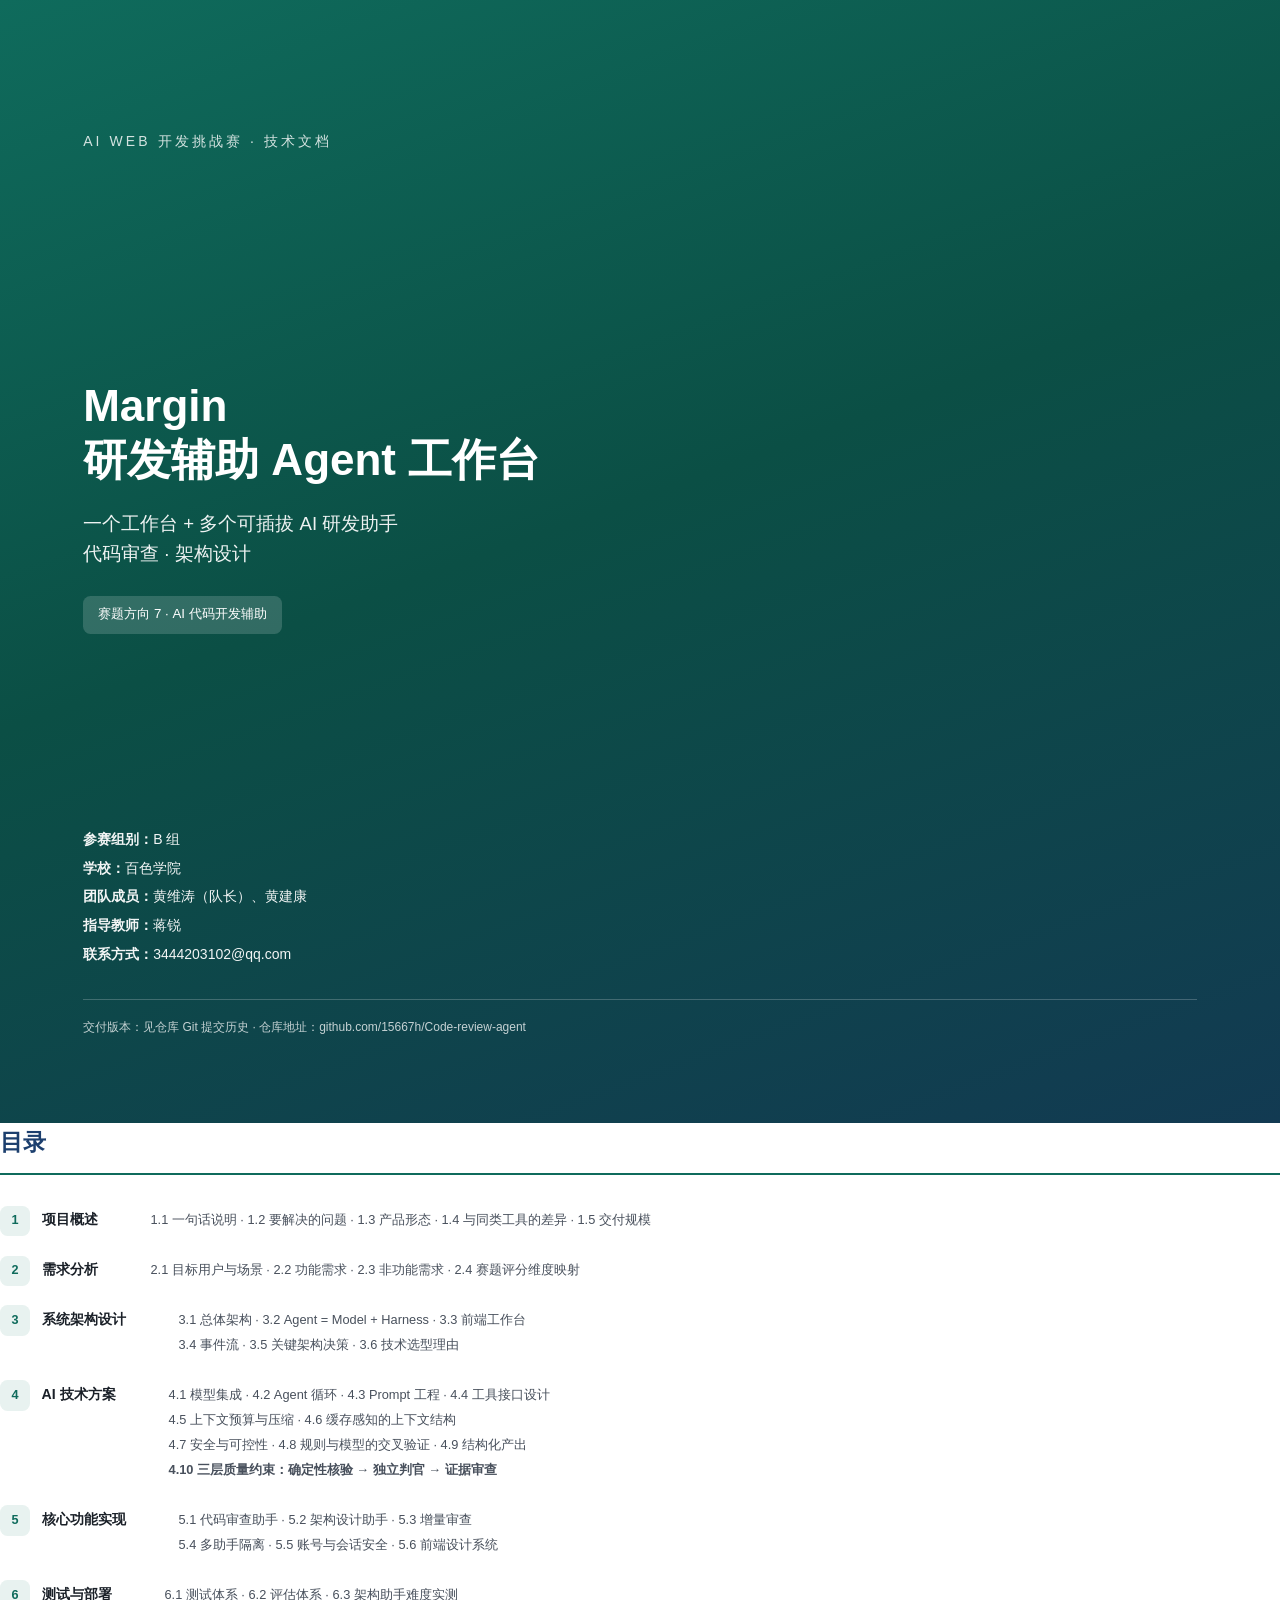
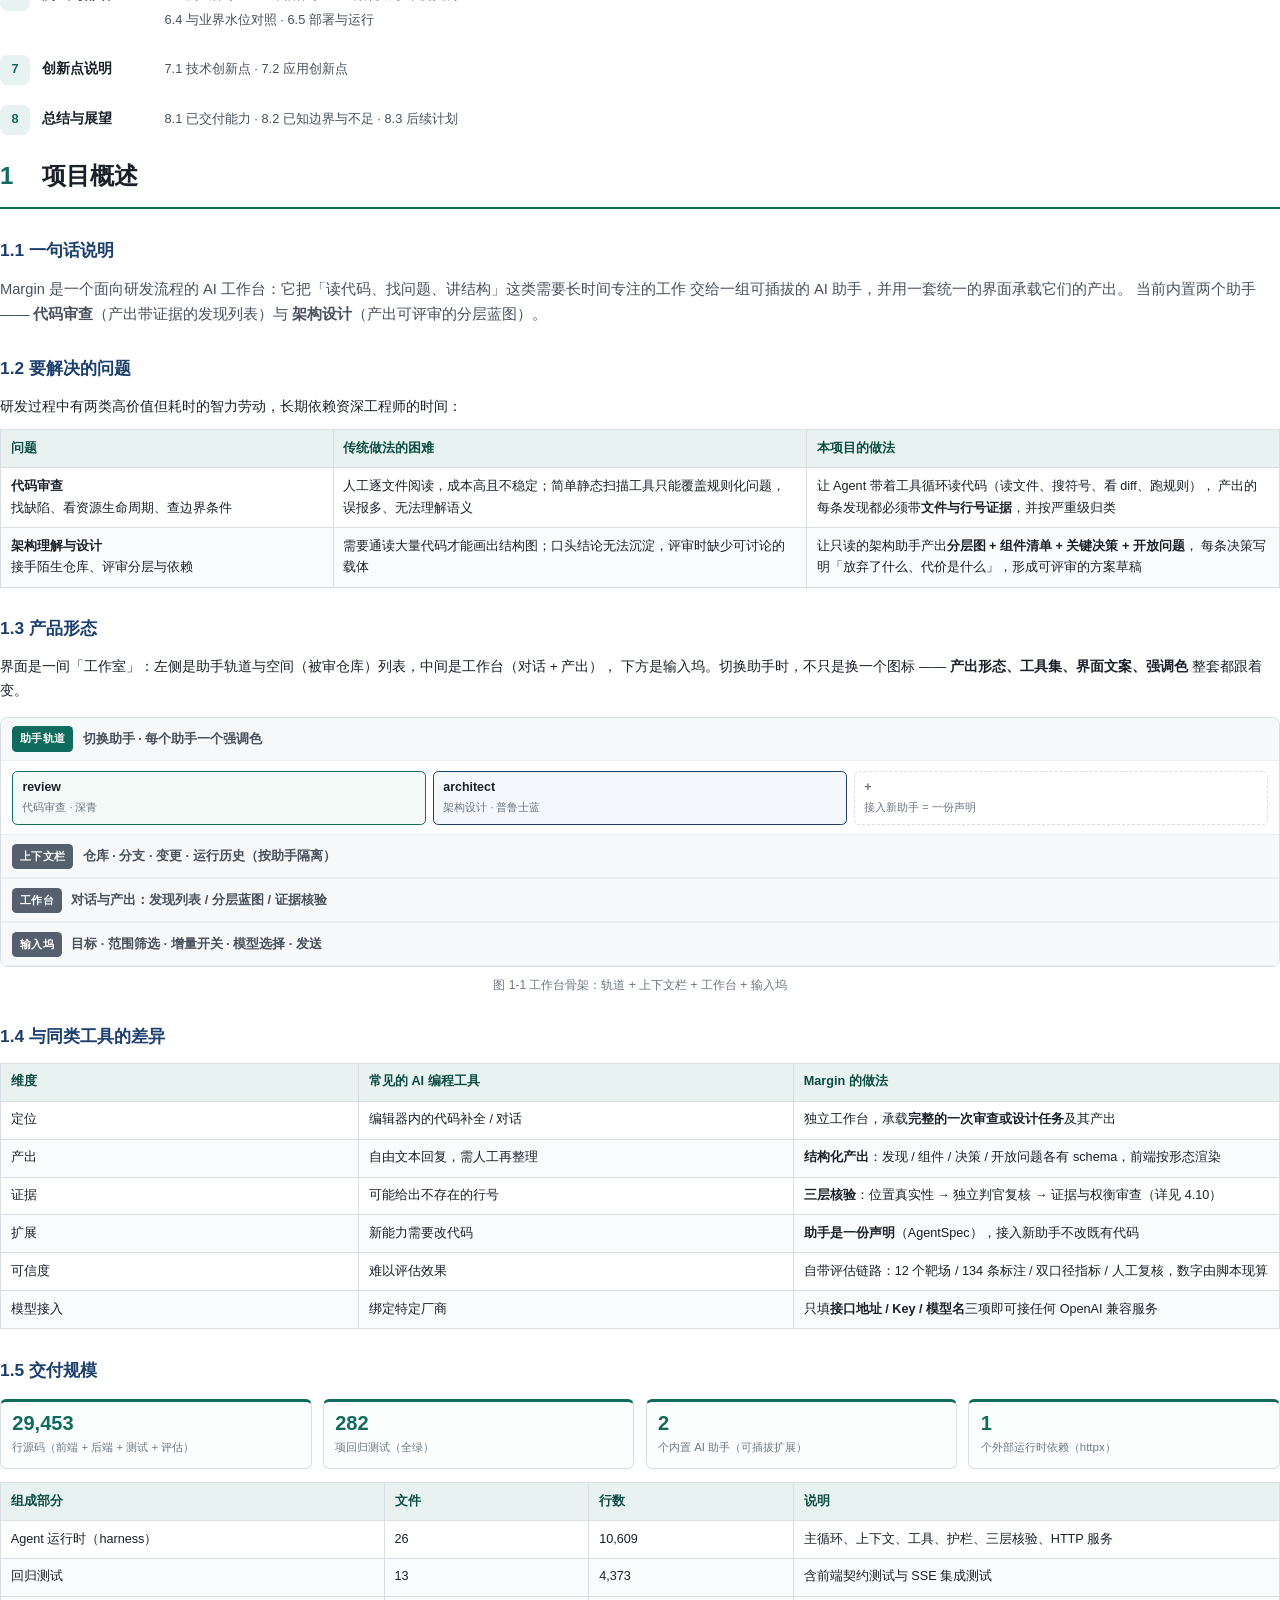
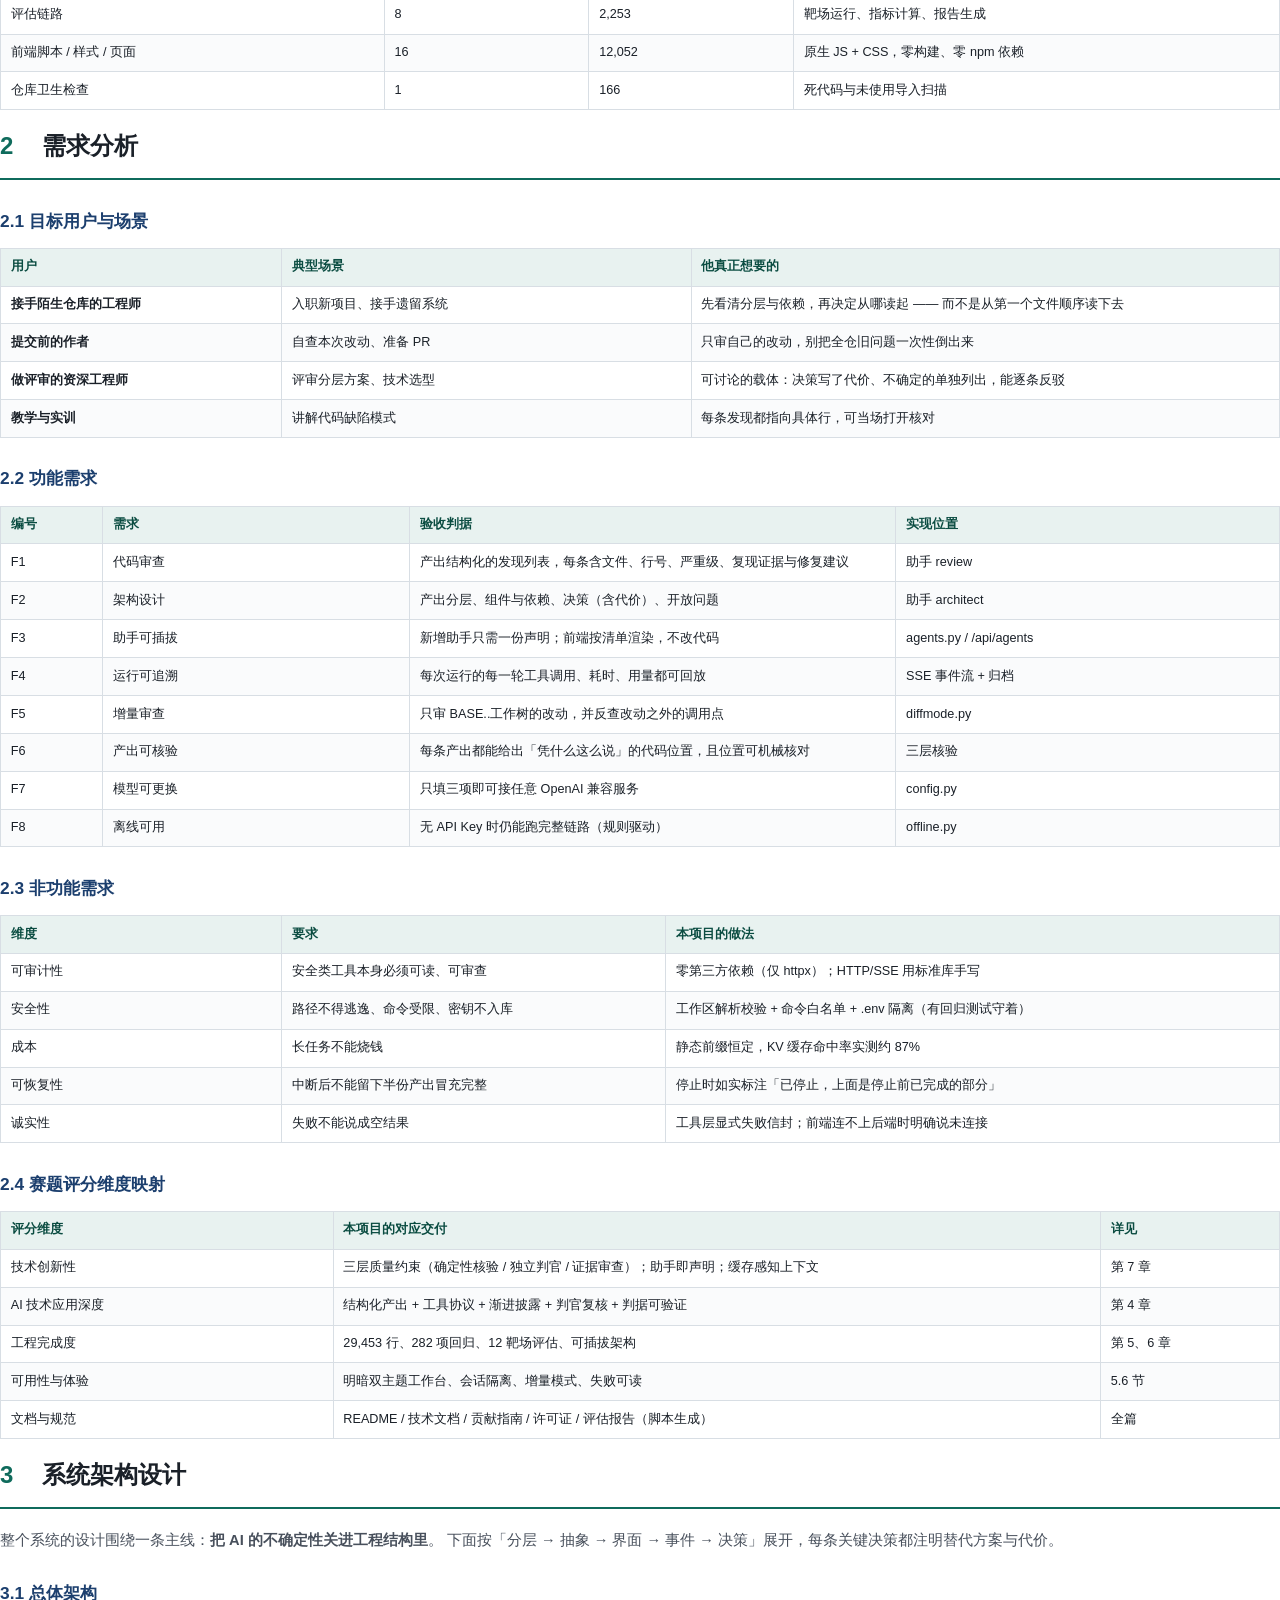
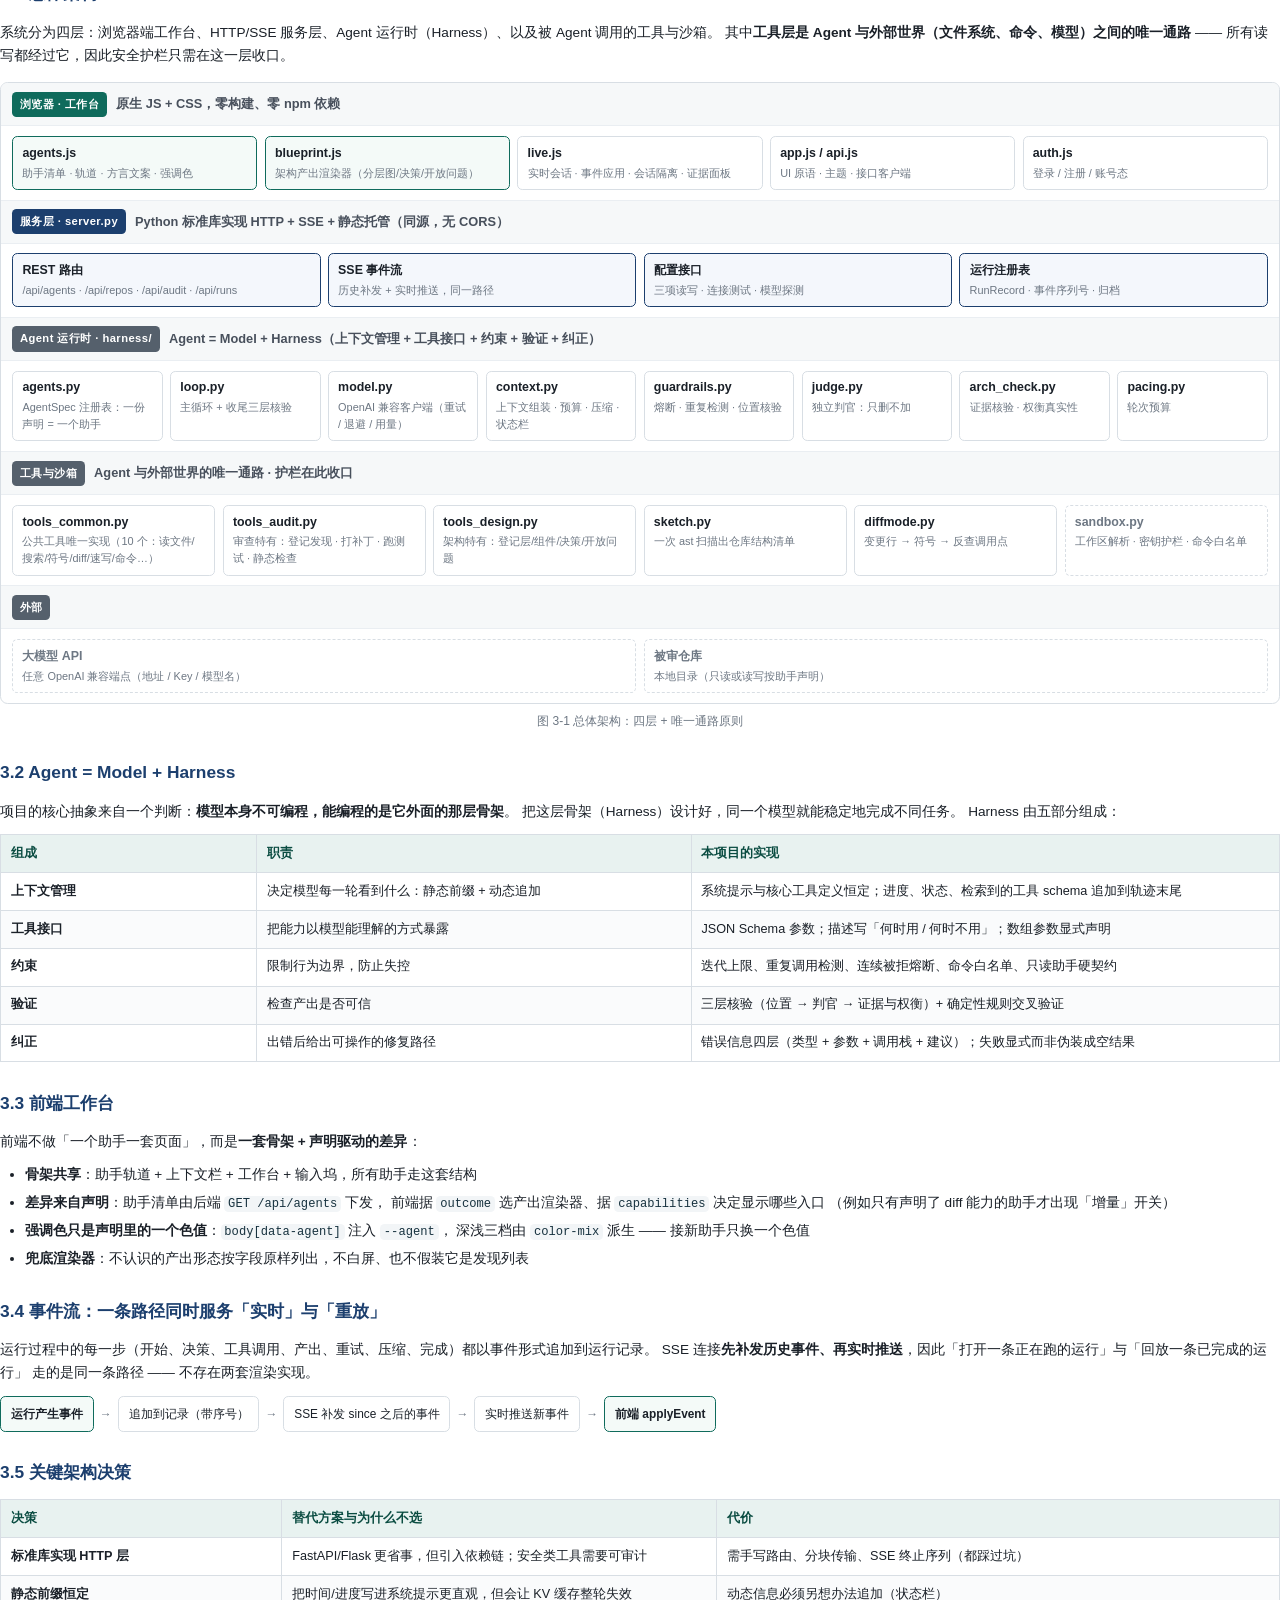
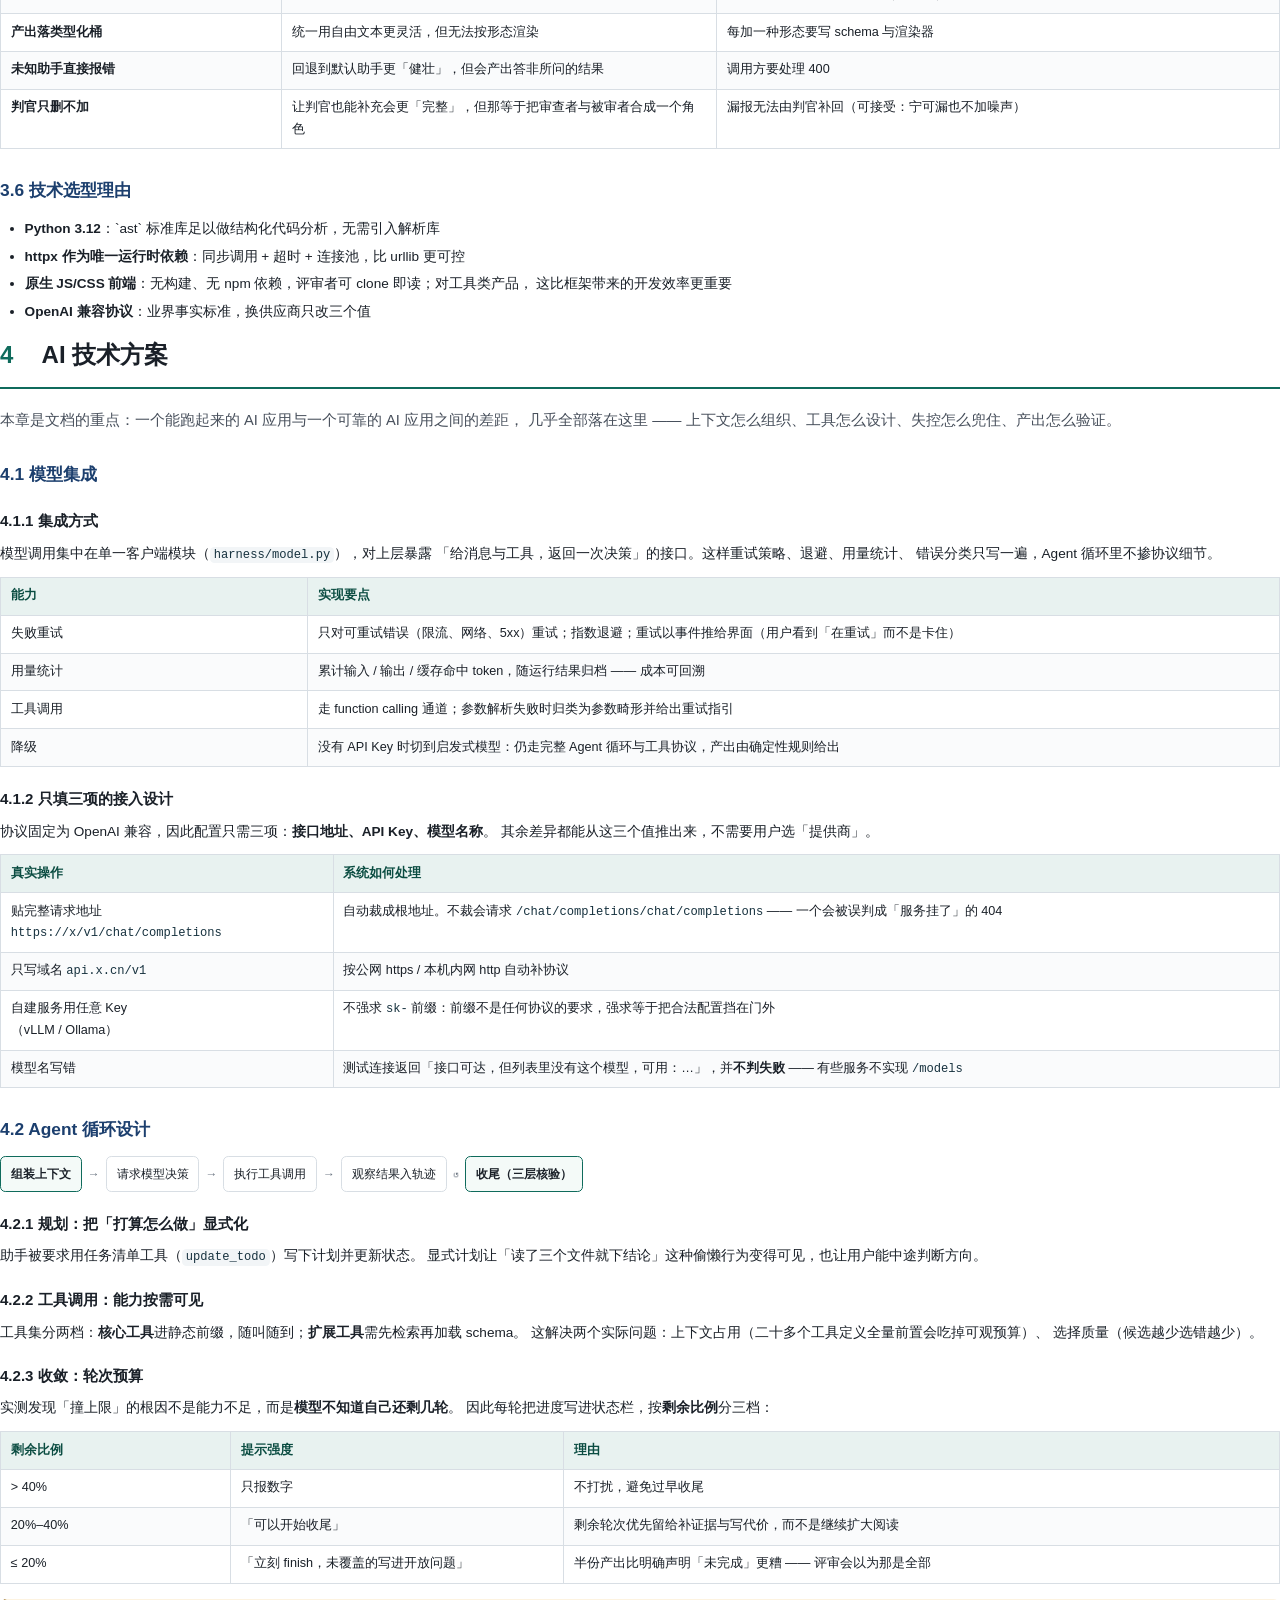
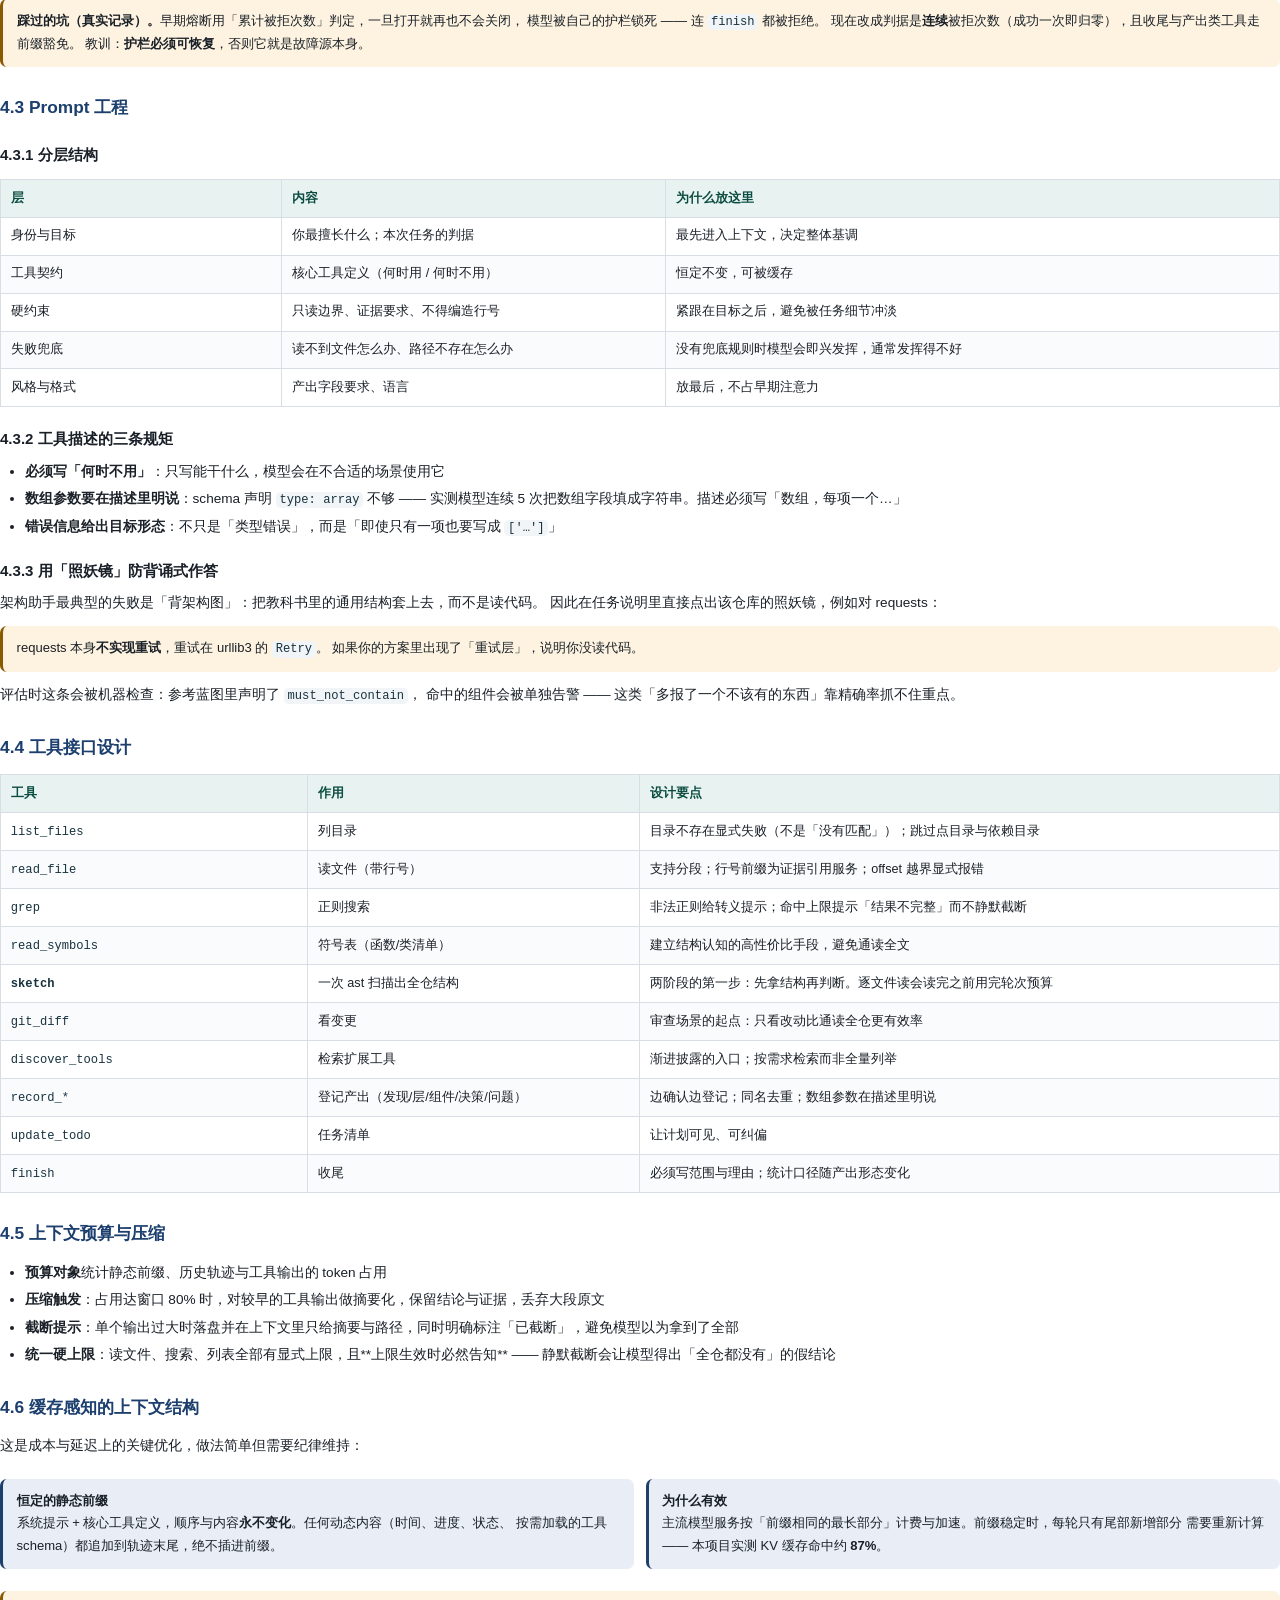
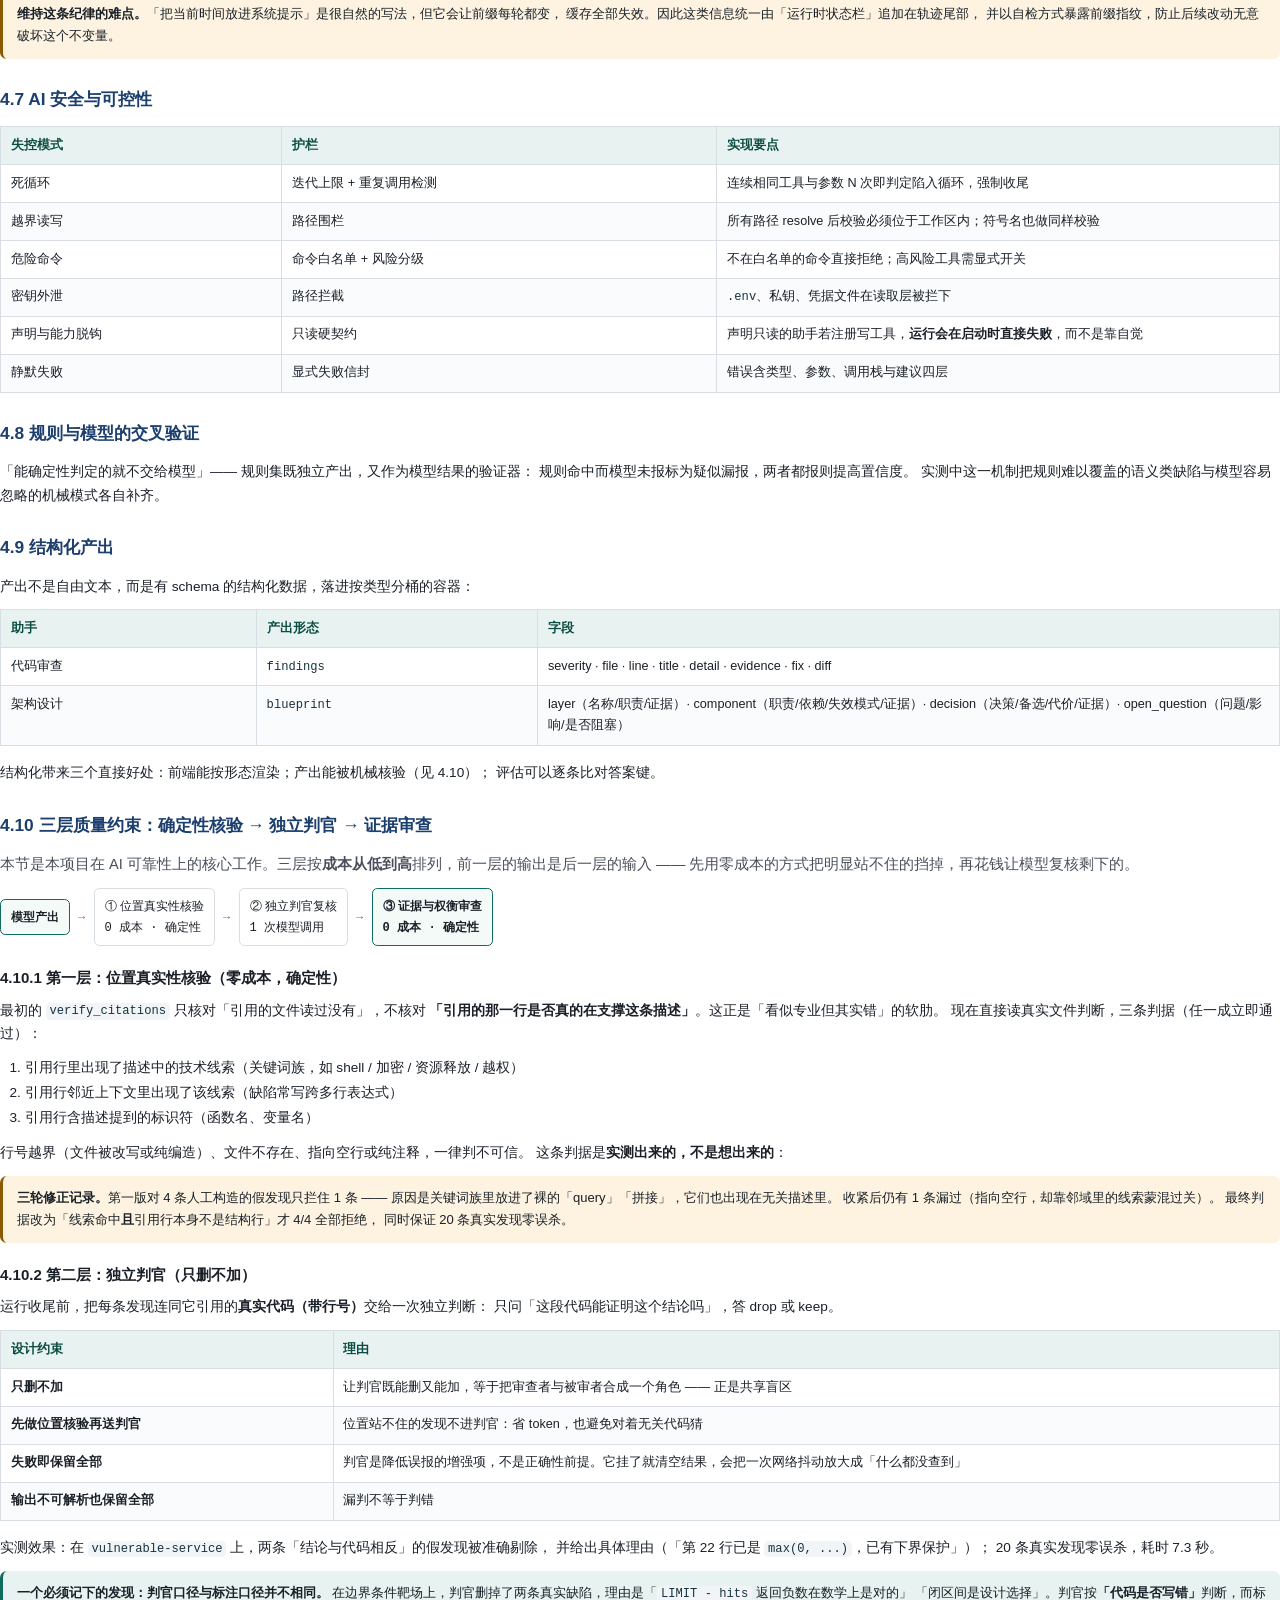
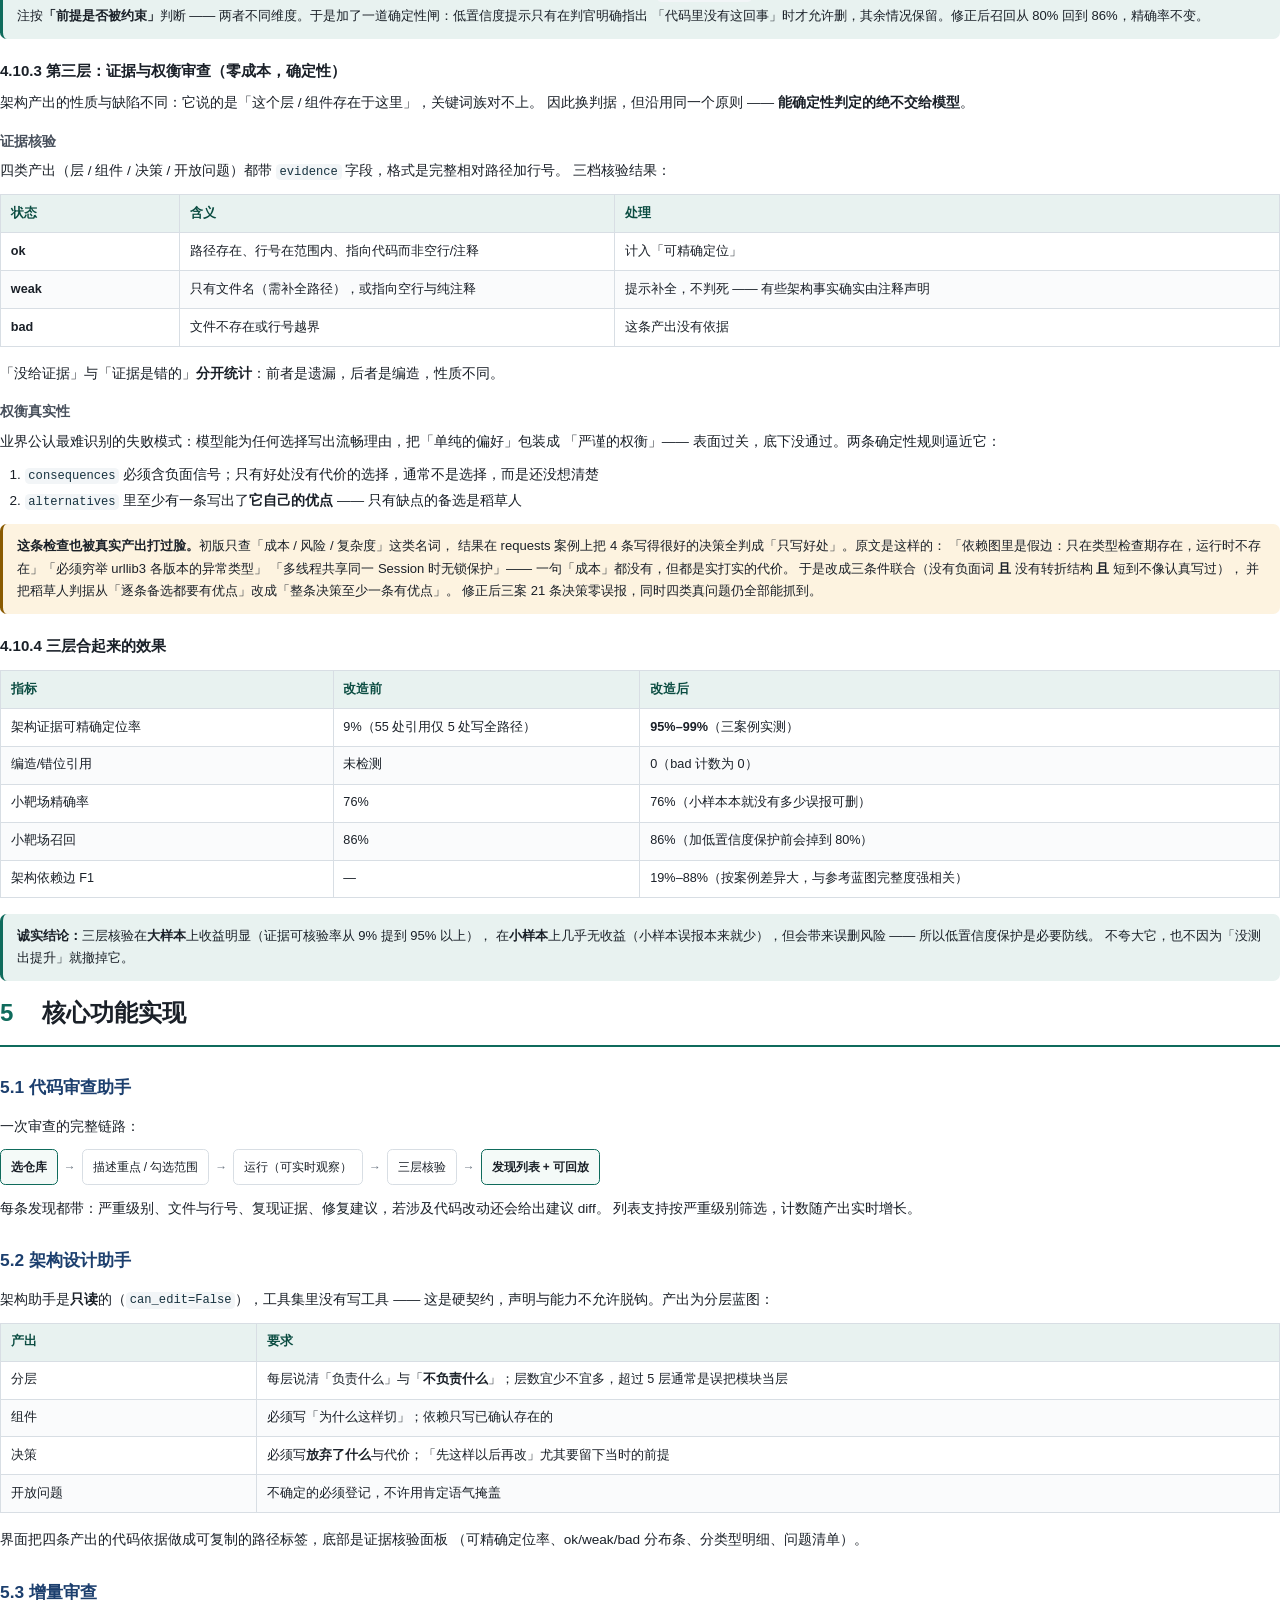
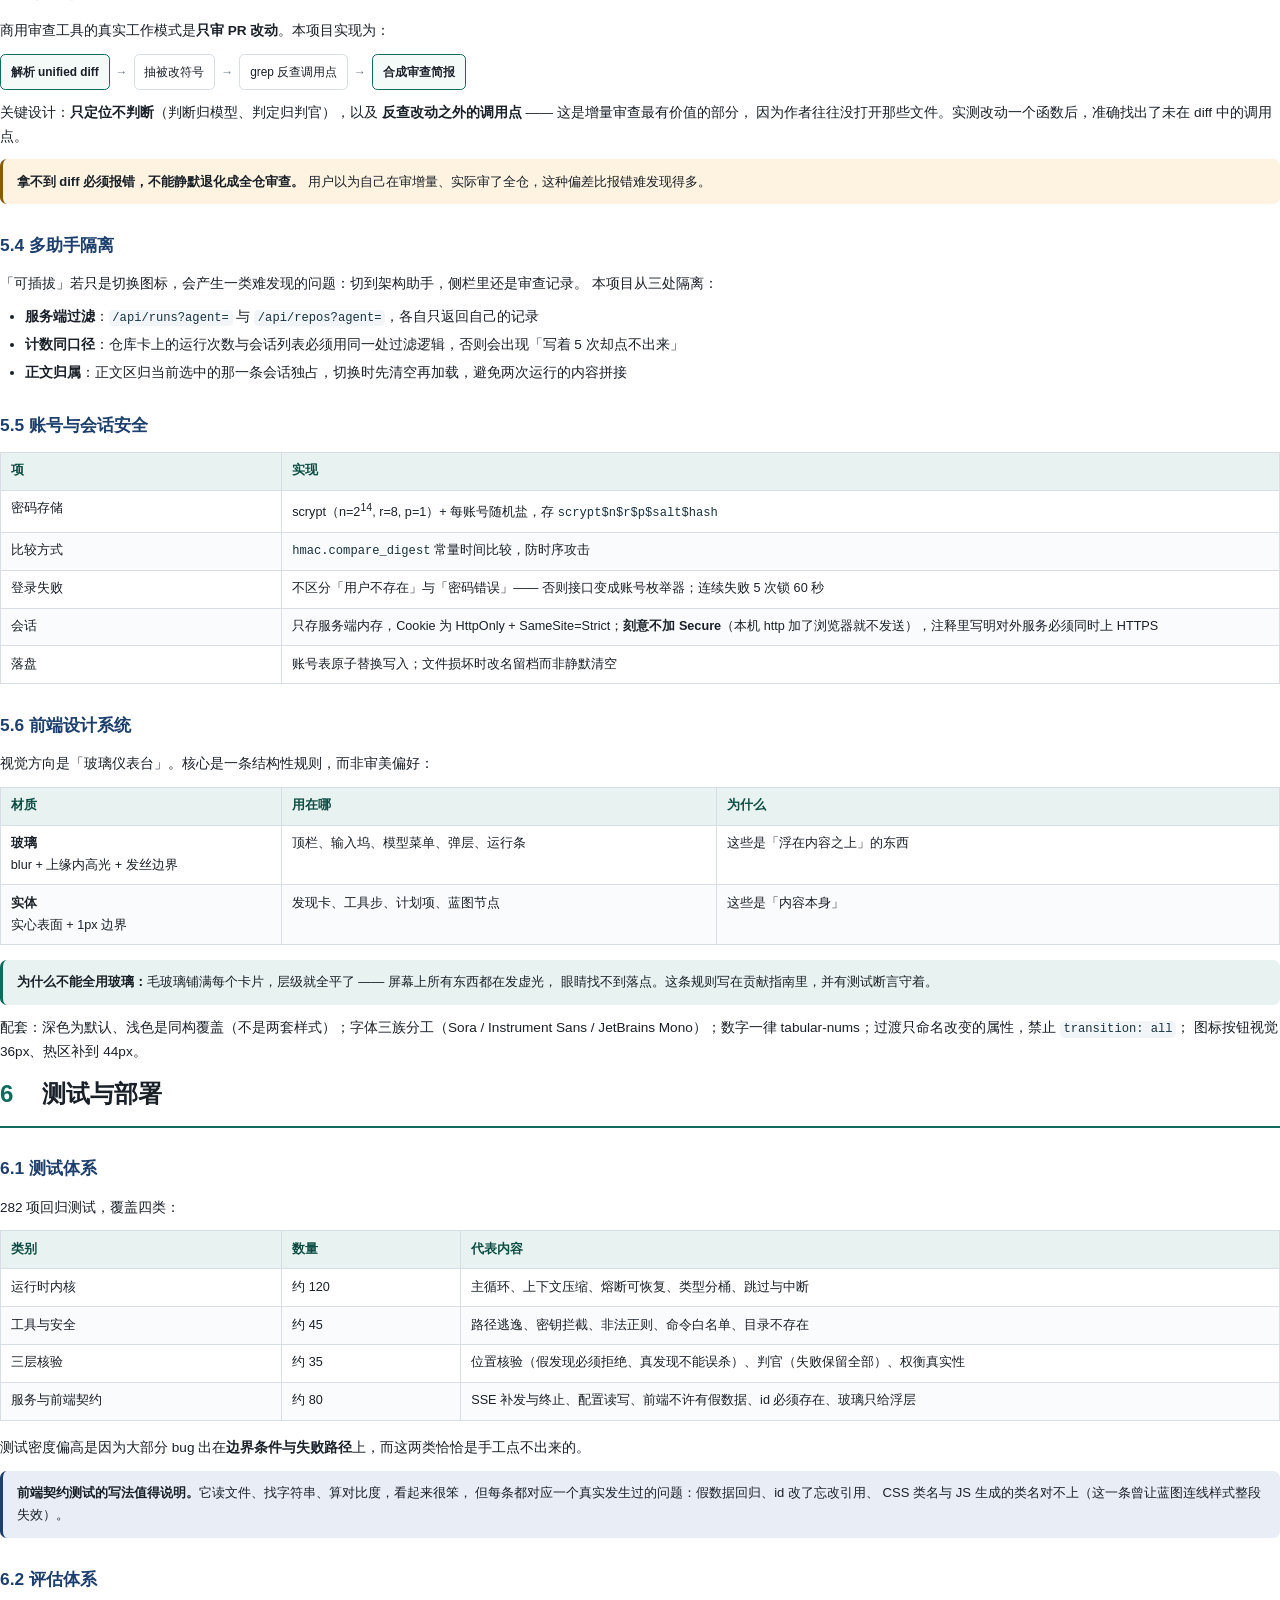
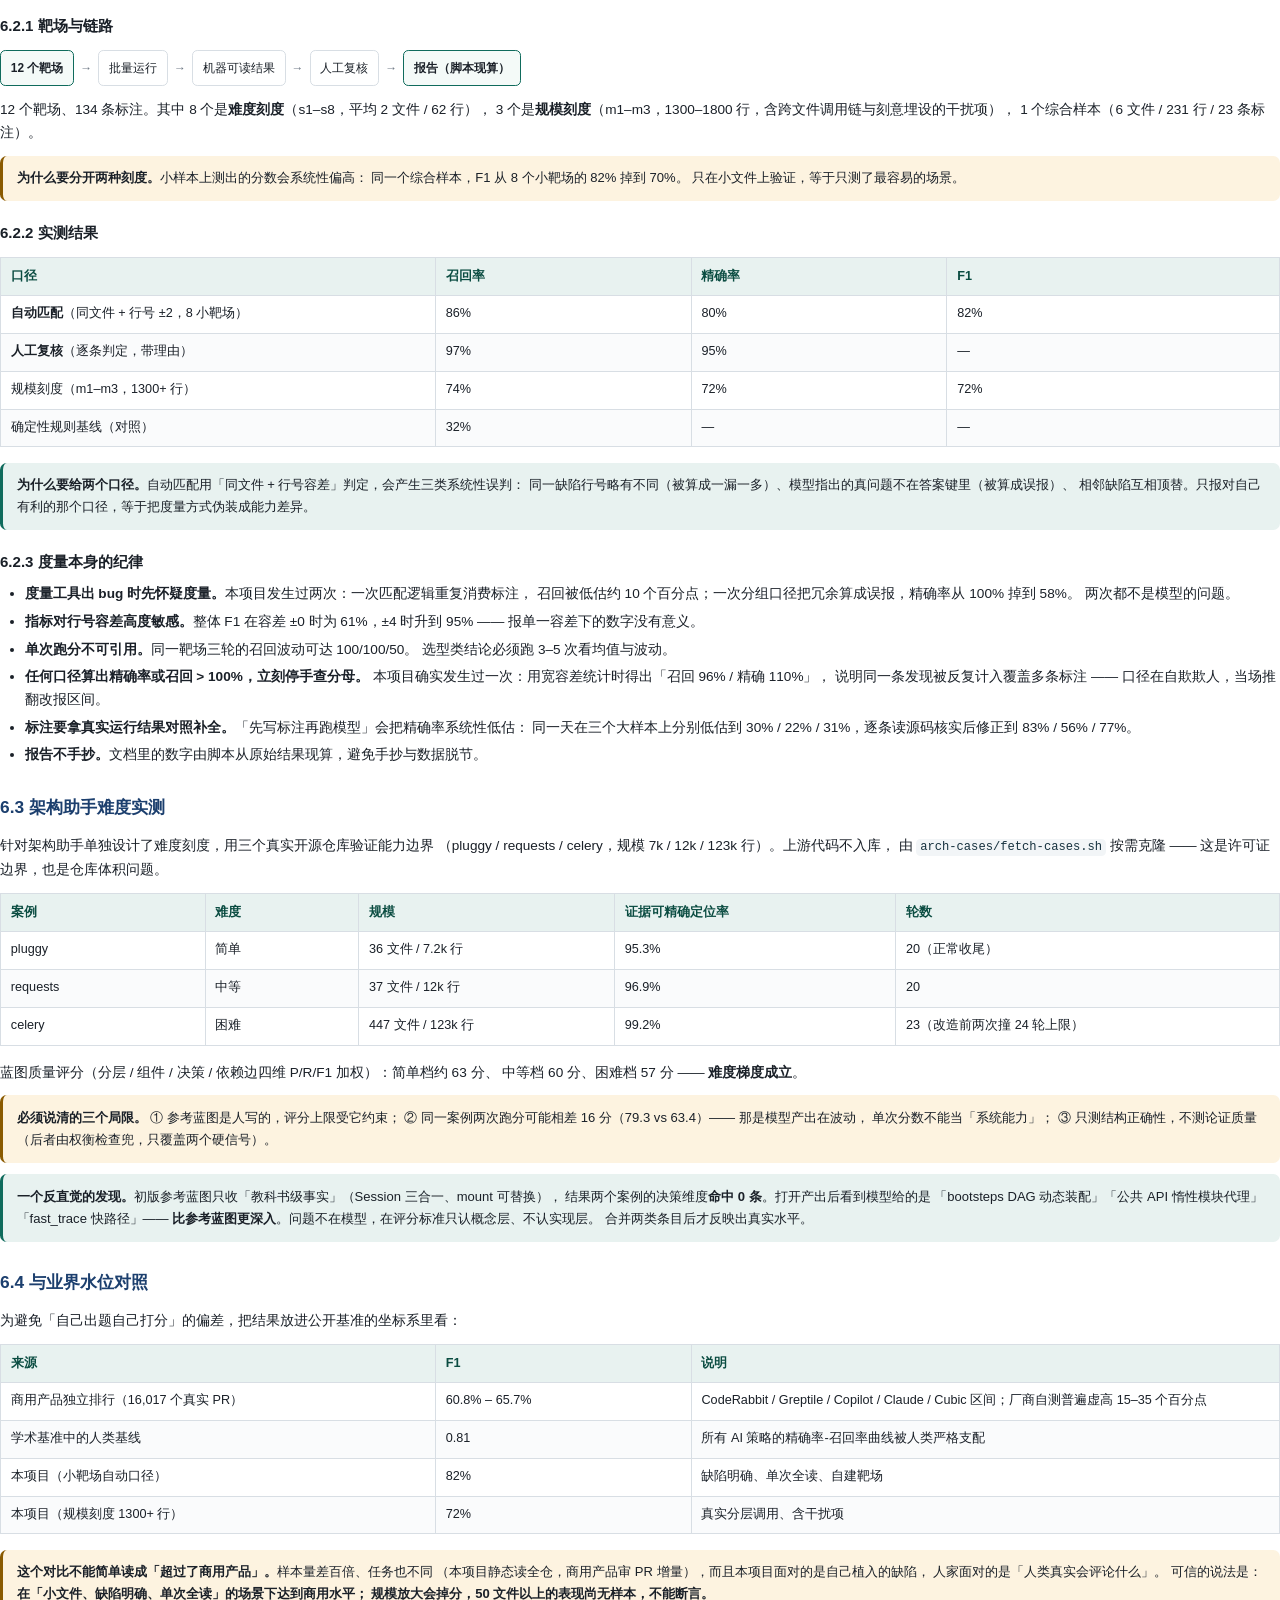
<file: docs/技术文档.html>
<!DOCTYPE html>
<html lang="zh-CN">
<head>
<meta charset="utf-8" />
<title>Margin · 研发辅助 Agent 工作台 — 技术文档</title>
<style>
  /* ===== 页面与字体 ===== */
  @page { size: A4; margin: 17mm 16mm 16mm; }
  @page :first { margin: 0; }

  :root {
    --ink: #1a2028;
    --ink-2: #48505c;
    --ink-3: #6d7783;
    --rule: #d8dee4;
    --rule-soft: #eaeef2;
    --brand: #0f6b5c;
    --brand-soft: #e8f2f0;
    --accent: #1c3f6e;
    --accent-soft: #e9eef6;
    --warn: #8a5a00;
    --warn-soft: #fdf3e0;
  }

  * { box-sizing: border-box; }

  html { -webkit-print-color-adjust: exact; print-color-adjust: exact; }

  body {
    margin: 0;
    font-family: -apple-system, BlinkMacSystemFont, "Segoe UI", "Microsoft YaHei",
      "PingFang SC", "Hiragino Sans GB", "Source Han Sans SC", sans-serif;
    font-size: 10.2pt;
    line-height: 1.72;
    color: var(--ink);
    background: #fff;
  }

  code, pre, .mono {
    font-family: "Cascadia Mono", Consolas, "SF Mono", Menlo, "Courier New", monospace;
    font-size: 9.1pt;
  }

  /* ===== 封面 ===== */
  .cover {
    height: 297mm;
    padding: 34mm 22mm 22mm;
    display: flex;
    flex-direction: column;
    background: linear-gradient(160deg, #0f6b5c 0%, #0b4f45 46%, #123a52 100%);
    color: #fff;
    page-break-after: always;
  }
  .cover__kicker {
    font-size: 10.5pt; letter-spacing: .22em; text-transform: uppercase;
    opacity: .82; margin-bottom: 60mm;
  }
  .cover__title { font-size: 33pt; line-height: 1.22; font-weight: 700; margin: 0 0 6mm; }
  .cover__sub { font-size: 14pt; line-height: 1.6; opacity: .93; margin: 0 0 3mm; font-weight: 400; }
  .cover__tag {
    display: inline-block; margin-top: 4mm; padding: 2mm 4mm; border-radius: 2mm;
    background: rgba(255,255,255,.16); font-size: 10pt;
  }
  .cover__meta { margin-top: auto; font-size: 10.5pt; line-height: 2.05; opacity: .95; }
  .cover__meta b { font-weight: 600; opacity: 1; }
  .cover__foot {
    margin-top: 8mm; padding-top: 4mm; border-top: 1px solid rgba(255,255,255,.28);
    font-size: 9pt; opacity: .8;
  }

  /* ===== 目录 ===== */
  .toc { page-break-after: always; }
  .toc h2 { font-size: 17pt; margin: 0 0 8mm; padding-bottom: 3mm; border-bottom: 2px solid var(--brand); }
  .toc ol { list-style: none; padding: 0; margin: 0; counter-reset: chap; }
  .toc > ol > li {
    counter-increment: chap; margin: 0 0 2.6mm; font-size: 10.6pt; font-weight: 600;
    display: flex; align-items: baseline; gap: 3mm;
  }
  .toc > ol > li::before {
    content: counter(chap); flex: 0 0 8mm; height: 8mm; border-radius: 2mm;
    background: var(--brand-soft); color: var(--brand); font-size: 9.5pt;
    display: inline-flex; align-items: center; justify-content: center; font-weight: 700;
  }
  .toc ul { list-style: none; margin: 1mm 0 3mm 11mm; padding: 0; }
  .toc ul li { font-size: 9.6pt; color: var(--ink-2); margin-bottom: .8mm; font-weight: 400; }

  /* ===== 章节 ===== */
  h1.chapter {
    font-size: 18pt; margin: 0 0 5mm; padding: 0 0 3mm;
    border-bottom: 2.5px solid var(--brand);
    break-before: page; page-break-before: always;
  }
  h1.chapter .num {
    display: inline-block; min-width: 11mm; color: var(--brand); font-weight: 800;
  }
  h2 { font-size: 13pt; margin: 7mm 0 3mm; color: var(--accent); }
  h3 { font-size: 11.3pt; margin: 5mm 0 2mm; }
  h4 { font-size: 10.4pt; margin: 4mm 0 1.5mm; color: var(--ink-2); }
  p { margin: 0 0 2.6mm; }
  ul, ol { margin: 0 0 3mm; padding-left: 6.5mm; }
  li { margin-bottom: 1.1mm; }
  b, strong { font-weight: 600; }

  .lead { font-size: 11pt; color: var(--ink-2); }

  /* ===== 表格 ===== */
  table {
    width: 100%; border-collapse: collapse; margin: 3mm 0 4mm;
    font-size: 9.5pt; break-inside: avoid; page-break-inside: avoid;
  }
  th, td { border: 1px solid var(--rule); padding: 2mm 2.6mm; text-align: left; vertical-align: top; }
  th { background: var(--brand-soft); font-weight: 600; color: #0a4c41; }
  tbody tr:nth-child(even) { background: #fafbfc; }
  td code, th code { background: none; padding: 0; }

  /* ===== 代码与提示块 ===== */
  code { background: #f2f5f7; padding: .3mm 1mm; border-radius: 1.2mm; color: #17323f; }
  pre {
    background: #f7f9fa; border: 1px solid var(--rule-soft); border-left: 3px solid var(--brand);
    border-radius: 1.6mm; padding: 3mm 3.6mm; margin: 3mm 0; overflow: visible;
    white-space: pre-wrap; word-break: break-word; line-height: 1.55;
  }
  pre code { background: none; padding: 0; }

  .note, .warnbox, .keybox {
    border-radius: 1.8mm; padding: 3mm 3.6mm; margin: 3mm 0; font-size: 9.8pt;
    break-inside: avoid; page-break-inside: avoid;
  }
  .note { background: var(--accent-soft); border-left: 3px solid var(--accent); }
  .warnbox { background: var(--warn-soft); border-left: 3px solid var(--warn); }
  .keybox { background: var(--brand-soft); border-left: 3px solid var(--brand); }
  .note b, .warnbox b, .keybox b { color: inherit; }

  /* ===== 图示（纯 CSS 分层图） ===== */
  /* 图内允许断页：架构图有 5 条带，整块 avoid 会在它前面留一整页空白。
     图题仍保持与图相邻（下面单独设 rule）。 */
  .fig { margin: 4mm 0 5mm; }
  .fig__cap { break-before: avoid; page-break-before: avoid; }
  .fig__cap { font-size: 9pt; color: var(--ink-3); text-align: center; margin-top: 2mm; }

  .arch { border: 1px solid var(--rule); border-radius: 2mm; overflow: hidden; }
  .arch__band { border-bottom: 1px solid var(--rule-soft); }
  .arch__band:last-child { border-bottom: none; }
  .arch__head {
    display: flex; align-items: center; gap: 2.5mm; padding: 2.2mm 3mm;
    background: #f6f8f9; border-bottom: 1px solid var(--rule-soft);
  }
  .arch__tag {
    flex: 0 0 auto; font-size: 8.4pt; font-weight: 700; letter-spacing: .04em;
    padding: .8mm 2mm; border-radius: 1.2mm; background: var(--brand); color: #fff;
  }
  .arch__tag--accent { background: var(--accent); }
  .arch__tag--ink { background: #55606c; }
  .arch__label { font-size: 9.6pt; font-weight: 600; color: var(--ink-2); }
  .arch__cells { display: flex; flex-wrap: wrap; gap: 2mm; padding: 2.6mm 3mm; }
  .cell {
    flex: 1 1 0; min-width: 26mm; padding: 2mm 2.4mm; border: 1px solid var(--rule);
    border-radius: 1.4mm; background: #fff; font-size: 8.9pt; line-height: 1.42;
  }
  .cell b { display: block; font-size: 9.3pt; margin-bottom: .6mm; }
  .cell span { color: var(--ink-3); font-size: 8.2pt; }
  .cell--brand { border-color: var(--brand); background: #f4faf8; }
  .cell--accent { border-color: var(--accent); background: #f4f7fc; }
  .cell--dash { border-style: dashed; color: var(--ink-3); }

  .flow { display: flex; align-items: center; gap: 1.6mm; flex-wrap: wrap; margin: 3mm 0; }
  .flow__item {
    padding: 1.8mm 2.6mm; border: 1px solid var(--rule); border-radius: 1.4mm;
    background: #fff; font-size: 8.9pt; white-space: nowrap;
  }
  .flow__item--brand { border-color: var(--brand); background: #f4faf8; font-weight: 600; }
  .flow__arrow { color: var(--ink-3); font-size: 9pt; }

  .grid2 { display: grid; grid-template-columns: 1fr 1fr; gap: 3mm; }
  .grid2 > * { min-width: 0; }

  .kpi { display: flex; gap: 3mm; margin: 3.5mm 0; }
  .kpi__item {
    flex: 1 1 0; border: 1px solid var(--rule); border-top: 3px solid var(--brand);
    border-radius: 1.6mm; padding: 2.6mm 3mm; background: #fcfdfd;
  }
  .kpi__num { font-size: 15pt; font-weight: 700; color: var(--brand); line-height: 1.2; }
  .kpi__label { font-size: 8.6pt; color: var(--ink-3); margin-top: .8mm; }

  .avoid { break-inside: avoid; page-break-inside: avoid; }
  .tight li { margin-bottom: .5mm; }
</style>
</head>
<body>

<!-- ==================== 封面 ==================== -->
<section class="cover">
  <div class="cover__kicker">AI Web 开发挑战赛 · 技术文档</div>
  <h1 class="cover__title">Margin<br />研发辅助 Agent 工作台</h1>
  <p class="cover__sub">一个工作台 + 多个可插拔 AI 研发助手<br />代码审查 · 架构设计</p>
  <div><span class="cover__tag">赛题方向 7 · AI 代码开发辅助</span></div>

  <div class="cover__meta">
    <div><b>参赛组别：</b>B 组</div>
    <div><b>学校：</b>百色学院</div>
    <div><b>团队成员：</b>黄维涛（队长）、黄建康</div>
    <div><b>指导教师：</b>蒋锐</div>
    <div><b>联系方式：</b>3444203102@qq.com</div>
    <div class="cover__foot">
      交付版本：见仓库 Git 提交历史 · 仓库地址：github.com/15667h/Code-review-agent
    </div>
  </div>
</section>

<!-- ==================== 目录 ==================== -->
<section class="toc">
  <h2>目录</h2>
  <ol>
    <li>项目概述
      <ul>
        <li>1.1 一句话说明 · 1.2 要解决的问题 · 1.3 产品形态 · 1.4 与同类工具的差异 · 1.5 交付规模</li>
      </ul>
    </li>
    <li>需求分析
      <ul>
        <li>2.1 目标用户与场景 · 2.2 功能需求 · 2.3 非功能需求 · 2.4 赛题评分维度映射</li>
      </ul>
    </li>
    <li>系统架构设计
      <ul>
        <li>3.1 总体架构 · 3.2 Agent = Model + Harness · 3.3 前端工作台</li>
        <li>3.4 事件流 · 3.5 关键架构决策 · 3.6 技术选型理由</li>
      </ul>
    </li>
    <li>AI 技术方案
      <ul>
        <li>4.1 模型集成 · 4.2 Agent 循环 · 4.3 Prompt 工程 · 4.4 工具接口设计</li>
        <li>4.5 上下文预算与压缩 · 4.6 缓存感知的上下文结构</li>
        <li>4.7 安全与可控性 · 4.8 规则与模型的交叉验证 · 4.9 结构化产出</li>
        <li><b>4.10 三层质量约束：确定性核验 → 独立判官 → 证据审查</b></li>
      </ul>
    </li>
    <li>核心功能实现
      <ul>
        <li>5.1 代码审查助手 · 5.2 架构设计助手 · 5.3 增量审查</li>
        <li>5.4 多助手隔离 · 5.5 账号与会话安全 · 5.6 前端设计系统</li>
      </ul>
    </li>
    <li>测试与部署
      <ul>
        <li>6.1 测试体系 · 6.2 评估体系 · 6.3 架构助手难度实测</li>
        <li>6.4 与业界水位对照 · 6.5 部署与运行</li>
      </ul>
    </li>
    <li>创新点说明
      <ul>
        <li>7.1 技术创新点 · 7.2 应用创新点</li>
      </ul>
    </li>
    <li>总结与展望
      <ul>
        <li>8.1 已交付能力 · 8.2 已知边界与不足 · 8.3 后续计划</li>
      </ul>
    </li>
  </ol>
</section>

<!-- ==================== 1 项目概述 ==================== -->
<h1 class="chapter"><span class="num">1</span>项目概述</h1>

<h2>1.1 一句话说明</h2>
<p class="lead">
Margin 是一个面向研发流程的 AI 工作台：它把「读代码、找问题、讲结构」这类需要长时间专注的工作
交给一组可插拔的 AI 助手，并用一套统一的界面承载它们的产出。
当前内置两个助手 —— <b>代码审查</b>（产出带证据的发现列表）与 <b>架构设计</b>（产出可评审的分层蓝图）。
</p>

<h2>1.2 要解决的问题</h2>
<p>研发过程中有两类高价值但耗时的智力劳动，长期依赖资深工程师的时间：</p>

<table>
  <thead><tr><th style="width:26%">问题</th><th style="width:37%">传统做法的困难</th><th>本项目的做法</th></tr></thead>
  <tbody>
    <tr>
      <td><b>代码审查</b><br />找缺陷、看资源生命周期、查边界条件</td>
      <td>人工逐文件阅读，成本高且不稳定；简单静态扫描工具只能覆盖规则化问题，误报多、无法理解语义</td>
      <td>让 Agent 带着工具循环读代码（读文件、搜符号、看 diff、跑规则），
          产出的每条发现都必须带<b>文件与行号证据</b>，并按严重级归类</td>
    </tr>
    <tr>
      <td><b>架构理解与设计</b><br />接手陌生仓库、评审分层与依赖</td>
      <td>需要通读大量代码才能画出结构图；口头结论无法沉淀，评审时缺少可讨论的载体</td>
      <td>让只读的架构助手产出<b>分层图 + 组件清单 + 关键决策 + 开放问题</b>，
          每条决策写明「放弃了什么、代价是什么」，形成可评审的方案草稿</td>
    </tr>
  </tbody>
</table>

<h2>1.3 产品形态</h2>
<p>
界面是一间「工作室」：左侧是助手轨道与空间（被审仓库）列表，中间是工作台（对话 + 产出），
下方是输入坞。切换助手时，不只是换一个图标 —— <b>产出形态、工具集、界面文案、强调色</b>
整套都跟着变。
</p>

<div class="fig">
  <div class="arch">
    <div class="arch__band">
      <div class="arch__head"><span class="arch__tag">助手轨道</span><span class="arch__label">切换助手 · 每个助手一个强调色</span></div>
      <div class="arch__cells">
        <div class="cell cell--brand"><b>review</b><span>代码审查 · 深青</span></div>
        <div class="cell cell--accent"><b>architect</b><span>架构设计 · 普鲁士蓝</span></div>
        <div class="cell cell--dash"><b>+</b><span>接入新助手 = 一份声明</span></div>
      </div>
    </div>
    <div class="arch__band">
      <div class="arch__head"><span class="arch__tag arch__tag--ink">上下文栏</span><span class="arch__label">仓库 · 分支 · 变更 · 运行历史（按助手隔离）</span></div>
    </div>
    <div class="arch__band">
      <div class="arch__head"><span class="arch__tag arch__tag--ink">工作台</span><span class="arch__label">对话与产出：发现列表 / 分层蓝图 / 证据核验</span></div>
    </div>
    <div class="arch__band">
      <div class="arch__head"><span class="arch__tag arch__tag--ink">输入坞</span><span class="arch__label">目标 · 范围筛选 · 增量开关 · 模型选择 · 发送</span></div>
    </div>
  </div>
  <div class="fig__cap">图 1-1 工作台骨架：轨道 + 上下文栏 + 工作台 + 输入坞</div>
</div>

<h2>1.4 与同类工具的差异</h2>
<table>
  <thead><tr><th style="width:28%">维度</th><th style="width:34%">常见的 AI 编程工具</th><th>Margin 的做法</th></tr></thead>
  <tbody>
    <tr><td>定位</td><td>编辑器内的代码补全 / 对话</td><td>独立工作台，承载<b>完整的一次审查或设计任务</b>及其产出</td></tr>
    <tr><td>产出</td><td>自由文本回复，需人工再整理</td><td><b>结构化产出</b>：发现 / 组件 / 决策 / 开放问题各有 schema，前端按形态渲染</td></tr>
    <tr><td>证据</td><td>可能给出不存在的行号</td><td><b>三层核验</b>：位置真实性 → 独立判官复核 → 证据与权衡审查（详见 4.10）</td></tr>
    <tr><td>扩展</td><td>新能力需要改代码</td><td><b>助手是一份声明</b>（AgentSpec），接入新助手不改既有代码</td></tr>
    <tr><td>可信度</td><td>难以评估效果</td><td>自带评估链路：12 个靶场 / 134 条标注 / 双口径指标 / 人工复核，数字由脚本现算</td></tr>
    <tr><td>模型接入</td><td>绑定特定厂商</td><td>只填<b>接口地址 / Key / 模型名</b>三项即可接任何 OpenAI 兼容服务</td></tr>
  </tbody>
</table>

<h2>1.5 交付规模</h2>
<div class="kpi">
  <div class="kpi__item"><div class="kpi__num">29,453</div><div class="kpi__label">行源码（前端 + 后端 + 测试 + 评估）</div></div>
  <div class="kpi__item"><div class="kpi__num">282</div><div class="kpi__label">项回归测试（全绿）</div></div>
  <div class="kpi__item"><div class="kpi__num">2</div><div class="kpi__label">个内置 AI 助手（可插拔扩展）</div></div>
  <div class="kpi__item"><div class="kpi__num">1</div><div class="kpi__label">个外部运行时依赖（httpx）</div></div>
</div>

<table>
  <thead><tr><th style="width:30%">组成部分</th><th style="width:16%">文件</th><th style="width:16%">行数</th><th>说明</th></tr></thead>
  <tbody>
    <tr><td>Agent 运行时（harness）</td><td>26</td><td>10,609</td><td>主循环、上下文、工具、护栏、三层核验、HTTP 服务</td></tr>
    <tr><td>回归测试</td><td>13</td><td>4,373</td><td>含前端契约测试与 SSE 集成测试</td></tr>
    <tr><td>评估链路</td><td>8</td><td>2,253</td><td>靶场运行、指标计算、报告生成</td></tr>
    <tr><td>前端脚本 / 样式 / 页面</td><td>16</td><td>12,052</td><td>原生 JS + CSS，零构建、零 npm 依赖</td></tr>
    <tr><td>仓库卫生检查</td><td>1</td><td>166</td><td>死代码与未使用导入扫描</td></tr>
  </tbody>
</table>

<!-- ==================== 2 需求分析 ==================== -->
<h1 class="chapter"><span class="num">2</span>需求分析</h1>

<h2>2.1 目标用户与场景</h2>
<table>
  <thead><tr><th style="width:22%">用户</th><th style="width:32%">典型场景</th><th>他真正想要的</th></tr></thead>
  <tbody>
    <tr><td><b>接手陌生仓库的工程师</b></td><td>入职新项目、接手遗留系统</td><td>先看清分层与依赖，再决定从哪读起 —— 而不是从第一个文件顺序读下去</td></tr>
    <tr><td><b>提交前的作者</b></td><td>自查本次改动、准备 PR</td><td>只审自己的改动，别把全仓旧问题一次性倒出来</td></tr>
    <tr><td><b>做评审的资深工程师</b></td><td>评审分层方案、技术选型</td><td>可讨论的载体：决策写了代价、不确定的单独列出，能逐条反驳</td></tr>
    <tr><td><b>教学与实训</b></td><td>讲解代码缺陷模式</td><td>每条发现都指向具体行，可当场打开核对</td></tr>
  </tbody>
</table>

<h2>2.2 功能需求</h2>
<table>
  <thead><tr><th style="width:8%">编号</th><th style="width:24%">需求</th><th style="width:38%">验收判据</th><th>实现位置</th></tr></thead>
  <tbody>
    <tr><td>F1</td><td>代码审查</td><td>产出结构化的发现列表，每条含文件、行号、严重级、复现证据与修复建议</td><td>助手 review</td></tr>
    <tr><td>F2</td><td>架构设计</td><td>产出分层、组件与依赖、决策（含代价）、开放问题</td><td>助手 architect</td></tr>
    <tr><td>F3</td><td>助手可插拔</td><td>新增助手只需一份声明；前端按清单渲染，不改代码</td><td>agents.py / /api/agents</td></tr>
    <tr><td>F4</td><td>运行可追溯</td><td>每次运行的每一轮工具调用、耗时、用量都可回放</td><td>SSE 事件流 + 归档</td></tr>
    <tr><td>F5</td><td>增量审查</td><td>只审 BASE..工作树的改动，并反查改动之外的调用点</td><td>diffmode.py</td></tr>
    <tr><td>F6</td><td>产出可核验</td><td>每条产出都能给出「凭什么这么说」的代码位置，且位置可机械核对</td><td>三层核验</td></tr>
    <tr><td>F7</td><td>模型可更换</td><td>只填三项即可接任意 OpenAI 兼容服务</td><td>config.py</td></tr>
    <tr><td>F8</td><td>离线可用</td><td>无 API Key 时仍能跑完整链路（规则驱动）</td><td>offline.py</td></tr>
  </tbody>
</table>

<h2>2.3 非功能需求</h2>
<table>
  <thead><tr><th style="width:22%">维度</th><th style="width:30%">要求</th><th>本项目的做法</th></tr></thead>
  <tbody>
    <tr><td>可审计性</td><td>安全类工具本身必须可读、可审查</td><td>零第三方依赖（仅 httpx）；HTTP/SSE 用标准库手写</td></tr>
    <tr><td>安全性</td><td>路径不得逃逸、命令受限、密钥不入库</td><td>工作区解析校验 + 命令白名单 + .env 隔离（有回归测试守着）</td></tr>
    <tr><td>成本</td><td>长任务不能烧钱</td><td>静态前缀恒定，KV 缓存命中率实测约 87%</td></tr>
    <tr><td>可恢复性</td><td>中断后不能留下半份产出冒充完整</td><td>停止时如实标注「已停止，上面是停止前已完成的部分」</td></tr>
    <tr><td>诚实性</td><td>失败不能说成空结果</td><td>工具层显式失败信封；前端连不上后端时明确说未连接</td></tr>
  </tbody>
</table>

<h2>2.4 赛题评分维度映射</h2>
<table>
  <thead><tr><th style="width:26%">评分维度</th><th>本项目的对应交付</th><th style="width:14%">详见</th></tr></thead>
  <tbody>
    <tr><td>技术创新性</td><td>三层质量约束（确定性核验 / 独立判官 / 证据审查）；助手即声明；缓存感知上下文</td><td>第 7 章</td></tr>
    <tr><td>AI 技术应用深度</td><td>结构化产出 + 工具协议 + 渐进披露 + 判官复核 + 判据可验证</td><td>第 4 章</td></tr>
    <tr><td>工程完成度</td><td>29,453 行、282 项回归、12 靶场评估、可插拔架构</td><td>第 5、6 章</td></tr>
    <tr><td>可用性与体验</td><td>明暗双主题工作台、会话隔离、增量模式、失败可读</td><td>5.6 节</td></tr>
    <tr><td>文档与规范</td><td>README / 技术文档 / 贡献指南 / 许可证 / 评估报告（脚本生成）</td><td>全篇</td></tr>
  </tbody>
</table>

<!-- ==================== 3 系统架构设计 ==================== -->
<h1 class="chapter"><span class="num">3</span>系统架构设计</h1>

<p class="lead">
整个系统的设计围绕一条主线：<b>把 AI 的不确定性关进工程结构里</b>。
下面按「分层 → 抽象 → 界面 → 事件 → 决策」展开，每条关键决策都注明替代方案与代价。
</p>

<h2>3.1 总体架构</h2>
<p>
系统分为四层：浏览器端工作台、HTTP/SSE 服务层、Agent 运行时（Harness）、以及被 Agent 调用的工具与沙箱。
其中<b>工具层是 Agent 与外部世界（文件系统、命令、模型）之间的唯一通路</b> ——
所有读写都经过它，因此安全护栏只需在这一层收口。
</p>

<div class="fig">
  <div class="arch">
    <div class="arch__band">
      <div class="arch__head"><span class="arch__tag">浏览器 · 工作台</span><span class="arch__label">原生 JS + CSS，零构建、零 npm 依赖</span></div>
      <div class="arch__cells">
        <div class="cell cell--brand"><b>agents.js</b><span>助手清单 · 轨道 · 方言文案 · 强调色</span></div>
        <div class="cell cell--brand"><b>blueprint.js</b><span>架构产出渲染器（分层图/决策/开放问题）</span></div>
        <div class="cell"><b>live.js</b><span>实时会话 · 事件应用 · 会话隔离 · 证据面板</span></div>
        <div class="cell"><b>app.js / api.js</b><span>UI 原语 · 主题 · 接口客户端</span></div>
        <div class="cell"><b>auth.js</b><span>登录 / 注册 / 账号态</span></div>
      </div>
    </div>

    <div class="arch__band">
      <div class="arch__head"><span class="arch__tag arch__tag--accent">服务层 · server.py</span><span class="arch__label">Python 标准库实现 HTTP + SSE + 静态托管（同源，无 CORS）</span></div>
      <div class="arch__cells">
        <div class="cell cell--accent"><b>REST 路由</b><span>/api/agents · /api/repos · /api/audit · /api/runs</span></div>
        <div class="cell cell--accent"><b>SSE 事件流</b><span>历史补发 + 实时推送，同一路径</span></div>
        <div class="cell cell--accent"><b>配置接口</b><span>三项读写 · 连接测试 · 模型探测</span></div>
        <div class="cell cell--accent"><b>运行注册表</b><span>RunRecord · 事件序列号 · 归档</span></div>
      </div>
    </div>

    <div class="arch__band">
      <div class="arch__head"><span class="arch__tag arch__tag--ink">Agent 运行时 · harness/</span><span class="arch__label">Agent = Model + Harness（上下文管理 + 工具接口 + 约束 + 验证 + 纠正）</span></div>
      <div class="arch__cells">
        <div class="cell"><b>agents.py</b><span>AgentSpec 注册表：一份声明 = 一个助手</span></div>
        <div class="cell"><b>loop.py</b><span>主循环 + 收尾三层核验</span></div>
        <div class="cell"><b>model.py</b><span>OpenAI 兼容客户端（重试 / 退避 / 用量）</span></div>
        <div class="cell"><b>context.py</b><span>上下文组装 · 预算 · 压缩 · 状态栏</span></div>
        <div class="cell"><b>guardrails.py</b><span>熔断 · 重复检测 · 位置核验</span></div>
        <div class="cell"><b>judge.py</b><span>独立判官：只删不加</span></div>
        <div class="cell"><b>arch_check.py</b><span>证据核验 · 权衡真实性</span></div>
        <div class="cell"><b>pacing.py</b><span>轮次预算</span></div>
      </div>
    </div>

    <div class="arch__band">
      <div class="arch__head"><span class="arch__tag arch__tag--ink">工具与沙箱</span><span class="arch__label">Agent 与外部世界的唯一通路 · 护栏在此收口</span></div>
      <div class="arch__cells">
        <div class="cell"><b>tools_common.py</b><span>公共工具唯一实现（10 个：读文件/搜索/符号/diff/速写/命令…）</span></div>
        <div class="cell"><b>tools_audit.py</b><span>审查特有：登记发现 · 打补丁 · 跑测试 · 静态检查</span></div>
        <div class="cell"><b>tools_design.py</b><span>架构特有：登记层/组件/决策/开放问题</span></div>
        <div class="cell"><b>sketch.py</b><span>一次 ast 扫描出仓库结构清单</span></div>
        <div class="cell"><b>diffmode.py</b><span>变更行 → 符号 → 反查调用点</span></div>
        <div class="cell cell--dash"><b>sandbox.py</b><span>工作区解析 · 密钥护栏 · 命令白名单</span></div>
      </div>
    </div>

    <div class="arch__band">
      <div class="arch__head"><span class="arch__tag arch__tag--ink">外部</span></div>
      <div class="arch__cells">
        <div class="cell cell--dash"><b>大模型 API</b><span>任意 OpenAI 兼容端点（地址 / Key / 模型名）</span></div>
        <div class="cell cell--dash"><b>被审仓库</b><span>本地目录（只读或读写按助手声明）</span></div>
      </div>
    </div>
  </div>
  <div class="fig__cap">图 3-1 总体架构：四层 + 唯一通路原则</div>
</div>

<h2>3.2 Agent = Model + Harness</h2>
<p>
项目的核心抽象来自一个判断：<b>模型本身不可编程，能编程的是它外面的那层骨架</b>。
把这层骨架（Harness）设计好，同一个模型就能稳定地完成不同任务。
Harness 由五部分组成：
</p>

<table>
  <thead><tr><th style="width:20%">组成</th><th style="width:34%">职责</th><th>本项目的实现</th></tr></thead>
  <tbody>
    <tr><td><b>上下文管理</b></td><td>决定模型每一轮看到什么：静态前缀 + 动态追加</td><td>系统提示与核心工具定义恒定；进度、状态、检索到的工具 schema 追加到轨迹末尾</td></tr>
    <tr><td><b>工具接口</b></td><td>把能力以模型能理解的方式暴露</td><td>JSON Schema 参数；描述写「何时用 / 何时不用」；数组参数显式声明</td></tr>
    <tr><td><b>约束</b></td><td>限制行为边界，防止失控</td><td>迭代上限、重复调用检测、连续被拒熔断、命令白名单、只读助手硬契约</td></tr>
    <tr><td><b>验证</b></td><td>检查产出是否可信</td><td>三层核验（位置 → 判官 → 证据与权衡）+ 确定性规则交叉验证</td></tr>
    <tr><td><b>纠正</b></td><td>出错后给出可操作的修复路径</td><td>错误信息四层（类型 + 参数 + 调用栈 + 建议）；失败显式而非伪装成空结果</td></tr>
  </tbody>
</table>

<h2>3.3 前端工作台</h2>
<p>
前端不做「一个助手一套页面」，而是<b>一套骨架 + 声明驱动的差异</b>：
</p>
<ul>
  <li><b>骨架共享</b>：助手轨道 + 上下文栏 + 工作台 + 输入坞，所有助手走这套结构</li>
  <li><b>差异来自声明</b>：助手清单由后端 <code>GET /api/agents</code> 下发，
      前端据 <code>outcome</code> 选产出渲染器、据 <code>capabilities</code> 决定显示哪些入口
      （例如只有声明了 diff 能力的助手才出现「增量」开关）</li>
  <li><b>强调色只是声明里的一个色值</b>：<code>body[data-agent]</code> 注入 <code>--agent</code>，
      深浅三档由 <code>color-mix</code> 派生 —— 接新助手只换一个色值</li>
  <li><b>兜底渲染器</b>：不认识的产出形态按字段原样列出，不白屏、也不假装它是发现列表</li>
</ul>

<h2>3.4 事件流：一条路径同时服务「实时」与「重放」</h2>
<p>
运行过程中的每一步（开始、决策、工具调用、产出、重试、压缩、完成）都以事件形式追加到运行记录。
SSE 连接<b>先补发历史事件、再实时推送</b>，因此「打开一条正在跑的运行」与「回放一条已完成的运行」
走的是同一条路径 —— 不存在两套渲染实现。
</p>
<div class="flow">
  <span class="flow__item flow__item--brand">运行产生事件</span>
  <span class="flow__arrow">→</span>
  <span class="flow__item">追加到记录（带序号）</span>
  <span class="flow__arrow">→</span>
  <span class="flow__item">SSE 补发 since 之后的事件</span>
  <span class="flow__arrow">→</span>
  <span class="flow__item">实时推送新事件</span>
  <span class="flow__arrow">→</span>
  <span class="flow__item flow__item--brand">前端 applyEvent</span>
</div>

<h2>3.5 关键架构决策</h2>
<table>
  <thead><tr><th style="width:22%">决策</th><th style="width:34%">替代方案与为什么不选</th><th>代价</th></tr></thead>
  <tbody>
    <tr><td><b>标准库实现 HTTP 层</b></td><td>FastAPI/Flask 更省事，但引入依赖链；安全类工具需要可审计</td><td>需手写路由、分块传输、SSE 终止序列（都踩过坑）</td></tr>
    <tr><td><b>静态前缀恒定</b></td><td>把时间/进度写进系统提示更直观，但会让 KV 缓存整轮失效</td><td>动态信息必须另想办法追加（状态栏）</td></tr>
    <tr><td><b>产出落类型化桶</b></td><td>统一用自由文本更灵活，但无法按形态渲染</td><td>每加一种形态要写 schema 与渲染器</td></tr>
    <tr><td><b>未知助手直接报错</b></td><td>回退到默认助手更「健壮」，但会产出答非所问的结果</td><td>调用方要处理 400</td></tr>
    <tr><td><b>判官只删不加</b></td><td>让判官也能补充会更「完整」，但那等于把审查者与被审者合成一个角色</td><td>漏报无法由判官补回（可接受：宁可漏也不加噪声）</td></tr>
  </tbody>
</table>

<h2>3.6 技术选型理由</h2>
<ul>
  <li><b>Python 3.12</b>：`ast` 标准库足以做结构化代码分析，无需引入解析库</li>
  <li><b>httpx 作为唯一运行时依赖</b>：同步调用 + 超时 + 连接池，比 urllib 更可控</li>
  <li><b>原生 JS/CSS 前端</b>：无构建、无 npm 依赖，评审者可 clone 即读；对工具类产品，
      这比框架带来的开发效率更重要</li>
  <li><b>OpenAI 兼容协议</b>：业界事实标准，换供应商只改三个值</li>
</ul>

<!-- ==================== 4 AI 技术方案 ==================== -->
<h1 class="chapter"><span class="num">4</span>AI 技术方案</h1>

<p class="lead">
本章是文档的重点：一个能跑起来的 AI 应用与一个可靠的 AI 应用之间的差距，
几乎全部落在这里 —— 上下文怎么组织、工具怎么设计、失控怎么兜住、产出怎么验证。
</p>

<h2>4.1 模型集成</h2>
<h3>4.1.1 集成方式</h3>
<p>
模型调用集中在单一客户端模块（<code>harness/model.py</code>），对上层暴露
「给消息与工具，返回一次决策」的接口。这样重试策略、退避、用量统计、
错误分类只写一遍，Agent 循环里不掺协议细节。
</p>

<table>
  <thead><tr><th style="width:24%">能力</th><th>实现要点</th></tr></thead>
  <tbody>
    <tr><td>失败重试</td><td>只对可重试错误（限流、网络、5xx）重试；指数退避；重试以事件推给界面（用户看到「在重试」而不是卡住）</td></tr>
    <tr><td>用量统计</td><td>累计输入 / 输出 / 缓存命中 token，随运行结果归档 —— 成本可回溯</td></tr>
    <tr><td>工具调用</td><td>走 function calling 通道；参数解析失败时归类为参数畸形并给出重试指引</td></tr>
    <tr><td>降级</td><td>没有 API Key 时切到启发式模型：仍走完整 Agent 循环与工具协议，产出由确定性规则给出</td></tr>
  </tbody>
</table>

<h3>4.1.2 只填三项的接入设计</h3>
<p>
协议固定为 OpenAI 兼容，因此配置只需三项：<b>接口地址、API Key、模型名称</b>。
其余差异都能从这三个值推出来，不需要用户选「提供商」。
</p>
<table>
  <thead><tr><th style="width:26%">真实操作</th><th>系统如何处理</th></tr></thead>
  <tbody>
    <tr><td>贴完整请求地址<br /><code>https://x/v1/chat/completions</code></td><td>自动裁成根地址。不裁会请求 <code>/chat/completions/chat/completions</code> —— 一个会被误判成「服务挂了」的 404</td></tr>
    <tr><td>只写域名 <code>api.x.cn/v1</code></td><td>按公网 https / 本机内网 http 自动补协议</td></tr>
    <tr><td>自建服务用任意 Key<br />（vLLM / Ollama）</td><td>不强求 <code>sk-</code> 前缀：前缀不是任何协议的要求，强求等于把合法配置挡在门外</td></tr>
    <tr><td>模型名写错</td><td>测试连接返回「接口可达，但列表里没有这个模型，可用：…」，并<b>不判失败</b> —— 有些服务不实现 <code>/models</code></td></tr>
  </tbody>
</table>

<h2>4.2 Agent 循环设计</h2>
<div class="flow">
  <span class="flow__item flow__item--brand">组装上下文</span>
  <span class="flow__arrow">→</span>
  <span class="flow__item">请求模型决策</span>
  <span class="flow__arrow">→</span>
  <span class="flow__item">执行工具调用</span>
  <span class="flow__arrow">→</span>
  <span class="flow__item">观察结果入轨迹</span>
  <span class="flow__arrow">↺</span>
  <span class="flow__item flow__item--brand">收尾（三层核验）</span>
</div>

<h3>4.2.1 规划：把「打算怎么做」显式化</h3>
<p>
助手被要求用任务清单工具（<code>update_todo</code>）写下计划并更新状态。
显式计划让「读了三个文件就下结论」这种偷懒行为变得可见，也让用户能中途判断方向。
</p>

<h3>4.2.2 工具调用：能力按需可见</h3>
<p>
工具集分两档：<b>核心工具</b>进静态前缀，随叫随到；<b>扩展工具</b>需先检索再加载 schema。
这解决两个实际问题：上下文占用（二十多个工具定义全量前置会吃掉可观预算）、
选择质量（候选越少选错越少）。
</p>

<h3>4.2.3 收敛：轮次预算</h3>
<p>
实测发现「撞上限」的根因不是能力不足，而是<b>模型不知道自己还剩几轮</b>。
因此每轮把进度写进状态栏，按<b>剩余比例</b>分三档：
</p>
<table>
  <thead><tr><th style="width:18%">剩余比例</th><th style="width:26%">提示强度</th><th>理由</th></tr></thead>
  <tbody>
    <tr><td>&gt; 40%</td><td>只报数字</td><td>不打扰，避免过早收尾</td></tr>
    <tr><td>20%–40%</td><td>「可以开始收尾」</td><td>剩余轮次优先留给补证据与写代价，而不是继续扩大阅读</td></tr>
    <tr><td>≤ 20%</td><td>「立刻 finish，未覆盖的写进开放问题」</td><td>半份产出比明确声明「未完成」更糟 —— 评审会以为那是全部</td></tr>
  </tbody>
</table>

<div class="warnbox">
  <b>踩过的坑（真实记录）。</b>早期熔断用「累计被拒次数」判定，一旦打开就再也不会关闭，
  模型被自己的护栏锁死 —— 连 <code>finish</code> 都被拒绝。
  现在改成判据是<b>连续</b>被拒次数（成功一次即归零），且收尾与产出类工具走前缀豁免。
  教训：<b>护栏必须可恢复</b>，否则它就是故障源本身。
</div>

<h2>4.3 Prompt 工程</h2>
<h3>4.3.1 分层结构</h3>
<table>
  <thead><tr><th style="width:22%">层</th><th style="width:30%">内容</th><th>为什么放这里</th></tr></thead>
  <tbody>
    <tr><td>身份与目标</td><td>你最擅长什么；本次任务的判据</td><td>最先进入上下文，决定整体基调</td></tr>
    <tr><td>工具契约</td><td>核心工具定义（何时用 / 何时不用）</td><td>恒定不变，可被缓存</td></tr>
    <tr><td>硬约束</td><td>只读边界、证据要求、不得编造行号</td><td>紧跟在目标之后，避免被任务细节冲淡</td></tr>
    <tr><td>失败兜底</td><td>读不到文件怎么办、路径不存在怎么办</td><td>没有兜底规则时模型会即兴发挥，通常发挥得不好</td></tr>
    <tr><td>风格与格式</td><td>产出字段要求、语言</td><td>放最后，不占早期注意力</td></tr>
  </tbody>
</table>

<h3>4.3.2 工具描述的三条规矩</h3>
<ul>
  <li><b>必须写「何时不用」</b>：只写能干什么，模型会在不合适的场景使用它</li>
  <li><b>数组参数要在描述里明说</b>：schema 声明 <code>type: array</code> 不够 ——
      实测模型连续 5 次把数组字段填成字符串。描述必须写「数组，每项一个…」</li>
  <li><b>错误信息给出目标形态</b>：不只是「类型错误」，而是「即使只有一项也要写成 <code>['…']</code>」</li>
</ul>

<h3>4.3.3 用「照妖镜」防背诵式作答</h3>
<p>
架构助手最典型的失败是「背架构图」：把教科书里的通用结构套上去，而不是读代码。
因此在任务说明里直接点出该仓库的照妖镜，例如对 requests：
</p>
<div class="warnbox">
  requests 本身<b>不实现重试</b>，重试在 urllib3 的 <code>Retry</code>。
  如果你的方案里出现了「重试层」，说明你没读代码。
</div>
<p>
评估时这条会被机器检查：参考蓝图里声明了 <code>must_not_contain</code>，
命中的组件会被单独告警 —— 这类「多报了一个不该有的东西」靠精确率抓不住重点。
</p>

<h2>4.4 工具接口设计</h2>
<table>
  <thead><tr><th style="width:24%">工具</th><th style="width:26%">作用</th><th>设计要点</th></tr></thead>
  <tbody>
    <tr><td><code>list_files</code></td><td>列目录</td><td>目录不存在显式失败（不是「没有匹配」）；跳过点目录与依赖目录</td></tr>
    <tr><td><code>read_file</code></td><td>读文件（带行号）</td><td>支持分段；行号前缀为证据引用服务；offset 越界显式报错</td></tr>
    <tr><td><code>grep</code></td><td>正则搜索</td><td>非法正则给转义提示；命中上限提示「结果不完整」而不静默截断</td></tr>
    <tr><td><code>read_symbols</code></td><td>符号表（函数/类清单）</td><td>建立结构认知的高性价比手段，避免通读全文</td></tr>
    <tr><td><b><code>sketch</code></b></td><td>一次 ast 扫描出全仓结构</td><td>两阶段的第一步：先拿结构再判断。逐文件读会读完之前用完轮次预算</td></tr>
    <tr><td><code>git_diff</code></td><td>看变更</td><td>审查场景的起点：只看改动比通读全仓更有效率</td></tr>
    <tr><td><code>discover_tools</code></td><td>检索扩展工具</td><td>渐进披露的入口；按需求检索而非全量列举</td></tr>
    <tr><td><code>record_*</code></td><td>登记产出（发现/层/组件/决策/问题）</td><td>边确认边登记；同名去重；数组参数在描述里明说</td></tr>
    <tr><td><code>update_todo</code></td><td>任务清单</td><td>让计划可见、可纠偏</td></tr>
    <tr><td><code>finish</code></td><td>收尾</td><td>必须写范围与理由；统计口径随产出形态变化</td></tr>
  </tbody>
</table>

<h2>4.5 上下文预算与压缩</h2>
<ul>
  <li><b>预算对象</b>统计静态前缀、历史轨迹与工具输出的 token 占用</li>
  <li><b>压缩触发</b>：占用达窗口 80% 时，对较早的工具输出做摘要化，保留结论与证据，丢弃大段原文</li>
  <li><b>截断提示</b>：单个输出过大时落盘并在上下文里只给摘要与路径，同时明确标注「已截断」，避免模型以为拿到了全部</li>
  <li><b>统一硬上限</b>：读文件、搜索、列表全部有显式上限，且**上限生效时必然告知** ——
      静默截断会让模型得出「全仓都没有」的假结论</li>
</ul>

<h2>4.6 缓存感知的上下文结构</h2>
<p>
这是成本与延迟上的关键优化，做法简单但需要纪律维持：
</p>

<div class="grid2">
  <div class="note">
    <b>恒定的静态前缀</b><br />
    系统提示 + 核心工具定义，顺序与内容<b>永不变化</b>。任何动态内容（时间、进度、状态、
    按需加载的工具 schema）都追加到轨迹末尾，绝不插进前缀。
  </div>
  <div class="note">
    <b>为什么有效</b><br />
    主流模型服务按「前缀相同的最长部分」计费与加速。前缀稳定时，每轮只有尾部新增部分
    需要重新计算 —— 本项目实测 KV 缓存命中约 <b>87%</b>。
  </div>
</div>

<div class="warnbox">
  <b>维持这条纪律的难点。</b>「把当前时间放进系统提示」是很自然的写法，但它会让前缀每轮都变，
  缓存全部失效。因此这类信息统一由「运行时状态栏」追加在轨迹尾部，
  并以自检方式暴露前缀指纹，防止后续改动无意破坏这个不变量。
</div>

<h2>4.7 AI 安全与可控性</h2>
<table>
  <thead><tr><th style="width:22%">失控模式</th><th style="width:34%">护栏</th><th>实现要点</th></tr></thead>
  <tbody>
    <tr><td>死循环</td><td>迭代上限 + 重复调用检测</td><td>连续相同工具与参数 N 次即判定陷入循环，强制收尾</td></tr>
    <tr><td>越界读写</td><td>路径围栏</td><td>所有路径 resolve 后校验必须位于工作区内；符号名也做同样校验</td></tr>
    <tr><td>危险命令</td><td>命令白名单 + 风险分级</td><td>不在白名单的命令直接拒绝；高风险工具需显式开关</td></tr>
    <tr><td>密钥外泄</td><td>路径拦截</td><td><code>.env</code>、私钥、凭据文件在读取层被拦下</td></tr>
    <tr><td>声明与能力脱钩</td><td>只读硬契约</td><td>声明只读的助手若注册写工具，<b>运行会在启动时直接失败</b>，而不是靠自觉</td></tr>
    <tr><td>静默失败</td><td>显式失败信封</td><td>错误含类型、参数、调用栈与建议四层</td></tr>
  </tbody>
</table>

<h2>4.8 规则与模型的交叉验证</h2>
<p>
「能确定性判定的就不交给模型」—— 规则集既独立产出，又作为模型结果的验证器：
规则命中而模型未报标为疑似漏报，两者都报则提高置信度。
实测中这一机制把规则难以覆盖的语义类缺陷与模型容易忽略的机械模式各自补齐。
</p>

<h2>4.9 结构化产出</h2>
<p>
产出不是自由文本，而是有 schema 的结构化数据，落进按类型分桶的容器：
</p>
<table>
  <thead><tr><th style="width:20%">助手</th><th style="width:22%">产出形态</th><th>字段</th></tr></thead>
  <tbody>
    <tr><td>代码审查</td><td><code>findings</code></td><td>severity · file · line · title · detail · evidence · fix · diff</td></tr>
    <tr><td>架构设计</td><td><code>blueprint</code></td><td>layer（名称/职责/证据）· component（职责/依赖/失效模式/证据）· decision（决策/备选/代价/证据）· open_question（问题/影响/是否阻塞）</td></tr>
  </tbody>
</table>
<p>
结构化带来三个直接好处：前端能按形态渲染；产出能被机械核验（见 4.10）；
评估可以逐条比对答案键。
</p>

<h2>4.10 三层质量约束：确定性核验 → 独立判官 → 证据审查</h2>
<p class="lead">
本节是本项目在 AI 可靠性上的核心工作。三层按<b>成本从低到高</b>排列，前一层的输出是后一层的输入 ——
先用零成本的方式把明显站不住的挡掉，再花钱让模型复核剩下的。
</p>

<div class="flow">
  <span class="flow__item flow__item--brand">模型产出</span>
  <span class="flow__arrow">→</span>
  <span class="flow__item">① 位置真实性核验<br /><span class="mono">0 成本 · 确定性</span></span>
  <span class="flow__arrow">→</span>
  <span class="flow__item">② 独立判官复核<br /><span class="mono">1 次模型调用</span></span>
  <span class="flow__arrow">→</span>
  <span class="flow__item flow__item--brand">③ 证据与权衡审查<br /><span class="mono">0 成本 · 确定性</span></span>
</div>

<h3>4.10.1 第一层：位置真实性核验（零成本，确定性）</h3>
<p>
最初的 <code>verify_citations</code> 只核对「引用的文件读过没有」，不核对
<b>「引用的那一行是否真的在支撑这条描述」</b>。这正是「看似专业但其实错」的软肋。
现在直接读真实文件判断，三条判据（任一成立即通过）：
</p>
<ol class="tight">
  <li>引用行里出现了描述中的技术线索（关键词族，如 shell / 加密 / 资源释放 / 越权）</li>
  <li>引用行邻近上下文里出现了该线索（缺陷常写跨多行表达式）</li>
  <li>引用行含描述提到的标识符（函数名、变量名）</li>
</ol>
<p>
行号越界（文件被改写或纯编造）、文件不存在、指向空行或纯注释，一律判不可信。
这条判据是<b>实测出来的，不是想出来的</b>：
</p>
<div class="warnbox">
  <b>三轮修正记录。</b>第一版对 4 条人工构造的假发现只拦住 1 条 ——
  原因是关键词族里放进了裸的「query」「拼接」，它们也出现在无关描述里。
  收紧后仍有 1 条漏过（指向空行，却靠邻域里的线索蒙混过关）。
  最终判据改为「线索命中<b>且</b>引用行本身不是结构行」才 4/4 全部拒绝，
  同时保证 20 条真实发现零误杀。
</div>

<h3>4.10.2 第二层：独立判官（只删不加）</h3>
<p>
运行收尾前，把每条发现连同它引用的<b>真实代码（带行号）</b>交给一次独立判断：
只问「这段代码能证明这个结论吗」，答 drop 或 keep。
</p>
<table>
  <thead><tr><th style="width:26%">设计约束</th><th>理由</th></tr></thead>
  <tbody>
    <tr><td><b>只删不加</b></td><td>让判官既能删又能加，等于把审查者与被审者合成一个角色 —— 正是共享盲区</td></tr>
    <tr><td><b>先做位置核验再送判官</b></td><td>位置站不住的发现不进判官：省 token，也避免对着无关代码猜</td></tr>
    <tr><td><b>失败即保留全部</b></td><td>判官是降低误报的增强项，不是正确性前提。它挂了就清空结果，会把一次网络抖动放大成「什么都没查到」</td></tr>
    <tr><td><b>输出不可解析也保留全部</b></td><td>漏判不等于判错</td></tr>
  </tbody>
</table>

<p>
实测效果：在 <code>vulnerable-service</code> 上，两条「结论与代码相反」的假发现被准确剔除，
并给出具体理由（「第 22 行已是 <code>max(0, ...)</code>，已有下界保护」）；
20 条真实发现零误杀，耗时 7.3 秒。
</p>

<div class="keybox">
  <b>一个必须记下的发现：判官口径与标注口径并不相同。</b>
  在边界条件靶场上，判官删掉了两条真实缺陷，理由是「<code>LIMIT - hits</code> 返回负数在数学上是对的」
  「闭区间是设计选择」。判官按<b>「代码是否写错」</b>判断，而标注按<b>「前提是否被约束」</b>判断 ——
  两者不同维度。于是加了一道确定性闸：低置信度提示只有在判官明确指出
  「代码里没有这回事」时才允许删，其余情况保留。修正后召回从 80% 回到 86%，精确率不变。
</div>

<h3>4.10.3 第三层：证据与权衡审查（零成本，确定性）</h3>
<p>
架构产出的性质与缺陷不同：它说的是「这个层 / 组件存在于这里」，关键词族对不上。
因此换判据，但沿用同一个原则 —— <b>能确定性判定的绝不交给模型</b>。
</p>

<h4>证据核验</h4>
<p>
四类产出（层 / 组件 / 决策 / 开放问题）都带 <code>evidence</code> 字段，格式是完整相对路径加行号。
三档核验结果：
</p>
<table>
  <thead><tr><th style="width:14%">状态</th><th style="width:34%">含义</th><th>处理</th></tr></thead>
  <tbody>
    <tr><td><b>ok</b></td><td>路径存在、行号在范围内、指向代码而非空行/注释</td><td>计入「可精确定位」</td></tr>
    <tr><td><b>weak</b></td><td>只有文件名（需补全路径），或指向空行与纯注释</td><td>提示补全，不判死 —— 有些架构事实确实由注释声明</td></tr>
    <tr><td><b>bad</b></td><td>文件不存在或行号越界</td><td>这条产出没有依据</td></tr>
  </tbody>
</table>
<p>
「没给证据」与「证据是错的」<b>分开统计</b>：前者是遗漏，后者是编造，性质不同。
</p>

<h4>权衡真实性</h4>
<p>
业界公认最难识别的失败模式：模型能为任何选择写出流畅理由，把「单纯的偏好」包装成
「严谨的权衡」—— 表面过关，底下没通过。两条确定性规则逼近它：
</p>
<ol class="tight">
  <li><code>consequences</code> 必须含负面信号；只有好处没有代价的选择，通常不是选择，而是还没想清楚</li>
  <li><code>alternatives</code> 里至少有一条写出了<b>它自己的优点</b> —— 只有缺点的备选是稻草人</li>
</ol>
<div class="warnbox">
  <b>这条检查也被真实产出打过脸。</b>初版只查「成本 / 风险 / 复杂度」这类名词，
  结果在 requests 案例上把 4 条写得很好的决策全判成「只写好处」。原文是这样的：
  「依赖图里是假边：只在类型检查期存在，运行时不存在」「必须穷举 urllib3 各版本的异常类型」
  「多线程共享同一 Session 时无锁保护」—— 一句「成本」都没有，但都是实打实的代价。
  于是改成三条件联合（没有负面词 <b>且</b> 没有转折结构 <b>且</b> 短到不像认真写过），
  并把稻草人判据从「逐条备选都要有优点」改成「整条决策至少一条有优点」。
  修正后三案 21 条决策零误报，同时四类真问题仍全部能抓到。
</div>

<h3 style="break-after: avoid; page-break-after: avoid;">4.10.4 三层合起来的效果</h3>
<table>
  <thead><tr><th style="width:26%">指标</th><th style="width:24%">改造前</th><th>改造后</th></tr></thead>
  <tbody>
    <tr><td>架构证据可精确定位率</td><td>9%（55 处引用仅 5 处写全路径）</td><td><b>95%–99%</b>（三案例实测）</td></tr>
    <tr><td>编造/错位引用</td><td>未检测</td><td>0（bad 计数为 0）</td></tr>
    <tr><td>小靶场精确率</td><td>76%</td><td>76%（小样本本就没有多少误报可删）</td></tr>
    <tr><td>小靶场召回</td><td>86%</td><td>86%（加低置信度保护前会掉到 80%）</td></tr>
    <tr><td>架构依赖边 F1</td><td>—</td><td>19%–88%（按案例差异大，与参考蓝图完整度强相关）</td></tr>
  </tbody>
</table>
<div class="keybox">
  <b>诚实结论：</b>三层核验在<b>大样本</b>上收益明显（证据可核验率从 9% 提到 95% 以上），
  在<b>小样本</b>上几乎无收益（小样本误报本来就少），但会带来误删风险 —— 所以低置信度保护是必要防线。
  不夸大它，也不因为「没测出提升」就撤掉它。
</div>

<!-- ==================== 5 核心功能实现 ==================== -->
<h1 class="chapter"><span class="num">5</span>核心功能实现</h1>

<h2>5.1 代码审查助手</h2>
<p>一次审查的完整链路：</p>
<div class="flow">
  <span class="flow__item flow__item--brand">选仓库</span>
  <span class="flow__arrow">→</span>
  <span class="flow__item">描述重点 / 勾选范围</span>
  <span class="flow__arrow">→</span>
  <span class="flow__item">运行（可实时观察）</span>
  <span class="flow__arrow">→</span>
  <span class="flow__item">三层核验</span>
  <span class="flow__arrow">→</span>
  <span class="flow__item flow__item--brand">发现列表 + 可回放</span>
</div>
<p>
每条发现都带：严重级别、文件与行号、复现证据、修复建议，若涉及代码改动还会给出建议 diff。
列表支持按严重级别筛选，计数随产出实时增长。
</p>

<h2>5.2 架构设计助手</h2>
<p>
架构助手是<b>只读</b>的（<code>can_edit=False</code>），工具集里没有写工具 ——
这是硬契约，声明与能力不允许脱钩。产出为分层蓝图：
</p>
<table>
  <thead><tr><th style="width:20%">产出</th><th>要求</th></tr></thead>
  <tbody>
    <tr><td>分层</td><td>每层说清「负责什么」与「<b>不负责什么</b>」；层数宜少不宜多，超过 5 层通常是误把模块当层</td></tr>
    <tr><td>组件</td><td>必须写「为什么这样切」；依赖只写已确认存在的</td></tr>
    <tr><td>决策</td><td>必须写<b>放弃了什么</b>与代价；「先这样以后再改」尤其要留下当时的前提</td></tr>
    <tr><td>开放问题</td><td>不确定的必须登记，不许用肯定语气掩盖</td></tr>
  </tbody>
</table>
<p>
界面把四条产出的代码依据做成可复制的路径标签，底部是证据核验面板
（可精确定位率、ok/weak/bad 分布条、分类型明细、问题清单）。
</p>

<h2>5.3 增量审查</h2>
<p>
商用审查工具的真实工作模式是<b>只审 PR 改动</b>。本项目实现为：
</p>
<div class="flow">
  <span class="flow__item flow__item--brand">解析 unified diff</span>
  <span class="flow__arrow">→</span>
  <span class="flow__item">抽被改符号</span>
  <span class="flow__arrow">→</span>
  <span class="flow__item">grep 反查调用点</span>
  <span class="flow__arrow">→</span>
  <span class="flow__item flow__item--brand">合成审查简报</span>
</div>
<p>
关键设计：<b>只定位不判断</b>（判断归模型、判定归判官），以及
<b>反查改动之外的调用点</b> —— 这是增量审查最有价值的部分，
因为作者往往没打开那些文件。实测改动一个函数后，准确找出了未在 diff 中的调用点。
</p>
<div class="warnbox">
  <b>拿不到 diff 必须报错，不能静默退化成全仓审查。</b>
  用户以为自己在审增量、实际审了全仓，这种偏差比报错难发现得多。
</div>

<h2>5.4 多助手隔离</h2>
<p>
「可插拔」若只是切换图标，会产生一类难发现的问题：切到架构助手，侧栏里还是审查记录。
本项目从三处隔离：
</p>
<ul>
  <li><b>服务端过滤</b>：<code>/api/runs?agent=</code> 与 <code>/api/repos?agent=</code>，各自只返回自己的记录</li>
  <li><b>计数同口径</b>：仓库卡上的运行次数与会话列表必须用同一处过滤逻辑，否则会出现「写着 5 次却点不出来」</li>
  <li><b>正文归属</b>：正文区归当前选中的那一条会话独占，切换时先清空再加载，避免两次运行的内容拼接</li>
</ul>

<h2>5.5 账号与会话安全</h2>
<table>
  <thead><tr><th style="width:22%">项</th><th>实现</th></tr></thead>
  <tbody>
    <tr><td>密码存储</td><td>scrypt（n=2<sup>14</sup>, r=8, p=1）+ 每账号随机盐，存 <code>scrypt$n$r$p$salt$hash</code></td></tr>
    <tr><td>比较方式</td><td><code>hmac.compare_digest</code> 常量时间比较，防时序攻击</td></tr>
    <tr><td>登录失败</td><td>不区分「用户不存在」与「密码错误」—— 否则接口变成账号枚举器；连续失败 5 次锁 60 秒</td></tr>
    <tr><td>会话</td><td>只存服务端内存，Cookie 为 HttpOnly + SameSite=Strict；<b>刻意不加 Secure</b>（本机 http 加了浏览器就不发送），注释里写明对外服务必须同时上 HTTPS</td></tr>
    <tr><td>落盘</td><td>账号表原子替换写入；文件损坏时改名留档而非静默清空</td></tr>
  </tbody>
</table>

<h2>5.6 前端设计系统</h2>
<p>
视觉方向是「玻璃仪表台」。核心是一条结构性规则，而非审美偏好：
</p>
<table>
  <thead><tr><th style="width:22%">材质</th><th style="width:34%">用在哪</th><th>为什么</th></tr></thead>
  <tbody>
    <tr><td><b>玻璃</b><br />blur + 上缘内高光 + 发丝边界</td><td>顶栏、输入坞、模型菜单、弹层、运行条</td><td>这些是「浮在内容之上」的东西</td></tr>
    <tr><td><b>实体</b><br />实心表面 + 1px 边界</td><td>发现卡、工具步、计划项、蓝图节点</td><td>这些是「内容本身」</td></tr>
  </tbody>
</table>
<div class="keybox">
  <b>为什么不能全用玻璃：</b>毛玻璃铺满每个卡片，层级就全平了 —— 屏幕上所有东西都在发虚光，
  眼睛找不到落点。这条规则写在贡献指南里，并有测试断言守着。
</div>
<p>
配套：深色为默认、浅色是同构覆盖（不是两套样式）；字体三族分工（Sora / Instrument Sans /
JetBrains Mono）；数字一律 tabular-nums；过渡只命名改变的属性，禁止 <code>transition: all</code>；
图标按钮视觉 36px、热区补到 44px。
</p>

<!-- ==================== 6 测试与部署 ==================== -->
<h1 class="chapter"><span class="num">6</span>测试与部署</h1>

<h2>6.1 测试体系</h2>
<p>
282 项回归测试，覆盖四类：
</p>
<table>
  <thead><tr><th style="width:22%">类别</th><th style="width:14%">数量</th><th>代表内容</th></tr></thead>
  <tbody>
    <tr><td>运行时内核</td><td>约 120</td><td>主循环、上下文压缩、熔断可恢复、类型分桶、跳过与中断</td></tr>
    <tr><td>工具与安全</td><td>约 45</td><td>路径逃逸、密钥拦截、非法正则、命令白名单、目录不存在</td></tr>
    <tr><td>三层核验</td><td>约 35</td><td>位置核验（假发现必须拒绝、真发现不能误杀）、判官（失败保留全部）、权衡真实性</td></tr>
    <tr><td>服务与前端契约</td><td>约 80</td><td>SSE 补发与终止、配置读写、前端不许有假数据、id 必须存在、玻璃只给浮层</td></tr>
  </tbody>
</table>
<p>测试密度偏高是因为大部分 bug 出在<b>边界条件与失败路径</b>上，而这两类恰恰是手工点不出来的。</p>

<div class="note">
  <b>前端契约测试的写法值得说明。</b>它读文件、找字符串、算对比度，看起来很笨，
  但每条都对应一个真实发生过的问题：假数据回归、id 改了忘改引用、
  CSS 类名与 JS 生成的类名对不上（这一条曾让蓝图连线样式整段失效）。
</div>

<h2>6.2 评估体系</h2>
<h3>6.2.1 靶场与链路</h3>
<div class="flow">
  <span class="flow__item flow__item--brand">12 个靶场</span>
  <span class="flow__arrow">→</span>
  <span class="flow__item">批量运行</span>
  <span class="flow__arrow">→</span>
  <span class="flow__item">机器可读结果</span>
  <span class="flow__arrow">→</span>
  <span class="flow__item">人工复核</span>
  <span class="flow__arrow">→</span>
  <span class="flow__item flow__item--brand">报告（脚本现算）</span>
</div>
<p>
12 个靶场、134 条标注。其中 8 个是<b>难度刻度</b>（s1–s8，平均 2 文件 / 62 行），
3 个是<b>规模刻度</b>（m1–m3，1300–1800 行，含跨文件调用链与刻意埋设的干扰项），
1 个综合样本（6 文件 / 231 行 / 23 条标注）。
</p>
<div class="warnbox">
  <b>为什么要分开两种刻度。</b>小样本上测出的分数会系统性偏高：
  同一个综合样本，F1 从 8 个小靶场的 82% 掉到 70%。
  只在小文件上验证，等于只测了最容易的场景。
</div>

<h3>6.2.2 实测结果</h3>
<table>
  <thead><tr><th style="width:34%">口径</th><th style="width:20%">召回率</th><th style="width:20%">精确率</th><th>F1</th></tr></thead>
  <tbody>
    <tr><td><b>自动匹配</b>（同文件 + 行号 ±2，8 小靶场）</td><td>86%</td><td>80%</td><td>82%</td></tr>
    <tr><td><b>人工复核</b>（逐条判定，带理由）</td><td>97%</td><td>95%</td><td>—</td></tr>
    <tr><td>规模刻度（m1–m3，1300+ 行）</td><td>74%</td><td>72%</td><td>72%</td></tr>
    <tr><td>确定性规则基线（对照）</td><td>32%</td><td>—</td><td>—</td></tr>
  </tbody>
</table>

<div class="keybox">
  <b>为什么要给两个口径。</b>自动匹配用「同文件 + 行号容差」判定，会产生三类系统性误判：
  同一缺陷行号略有不同（被算成一漏一多）、模型指出的真问题不在答案键里（被算成误报）、
  相邻缺陷互相顶替。只报对自己有利的那个口径，等于把度量方式伪装成能力差异。
</div>

<h3>6.2.3 度量本身的纪律</h3>
<ul>
  <li><b>度量工具出 bug 时先怀疑度量。</b>本项目发生过两次：一次匹配逻辑重复消费标注，
      召回被低估约 10 个百分点；一次分组口径把冗余算成误报，精确率从 100% 掉到 58%。
      两次都不是模型的问题。</li>
  <li><b>指标对行号容差高度敏感。</b>整体 F1 在容差 ±0 时为 61%，±4 时升到 95% ——
      报单一容差下的数字没有意义。</li>
  <li><b>单次跑分不可引用。</b>同一靶场三轮的召回波动可达 100/100/50。
      选型类结论必须跑 3–5 次看均值与波动。</li>
  <li><b>任何口径算出精确率或召回 &gt; 100%，立刻停手查分母。</b>
      本项目确实发生过一次：用宽容差统计时得出「召回 96% / 精确 110%」，
      说明同一条发现被反复计入覆盖多条标注 —— 口径在自欺欺人，当场推翻改报区间。</li>
  <li><b>标注要拿真实运行结果对照补全。</b>「先写标注再跑模型」会把精确率系统性低估：
      同一天在三个大样本上分别低估到 30% / 22% / 31%，逐条读源码核实后修正到 83% / 56% / 77%。</li>
  <li><b>报告不手抄。</b>文档里的数字由脚本从原始结果现算，避免手抄与数据脱节。</li>
</ul>

<h2>6.3 架构助手难度实测</h2>
<p>
针对架构助手单独设计了难度刻度，用三个真实开源仓库验证能力边界
（pluggy / requests / celery，规模 7k / 12k / 123k 行）。上游代码不入库，
由 <code>arch-cases/fetch-cases.sh</code> 按需克隆 —— 这是许可证边界，也是仓库体积问题。
</p>
<table>
  <thead><tr><th style="width:16%">案例</th><th style="width:12%">难度</th><th style="width:20%">规模</th><th style="width:22%">证据可精确定位率</th><th>轮数</th></tr></thead>
  <tbody>
    <tr><td>pluggy</td><td>简单</td><td>36 文件 / 7.2k 行</td><td>95.3%</td><td>20（正常收尾）</td></tr>
    <tr><td>requests</td><td>中等</td><td>37 文件 / 12k 行</td><td>96.9%</td><td>20</td></tr>
    <tr><td>celery</td><td>困难</td><td>447 文件 / 123k 行</td><td>99.2%</td><td>23（改造前两次撞 24 轮上限）</td></tr>
  </tbody>
</table>
<p>
蓝图质量评分（分层 / 组件 / 决策 / 依赖边四维 P/R/F1 加权）：简单档约 63 分、
中等档 60 分、困难档 57 分 —— <b>难度梯度成立</b>。
</p>
<div class="warnbox">
  <b>必须说清的三个局限。</b>
  ① 参考蓝图是人写的，评分上限受它约束；
  ② 同一案例两次跑分可能相差 16 分（79.3 vs 63.4）—— 那是模型产出在波动，
  单次分数不能当「系统能力」；
  ③ 只测结构正确性，不测论证质量（后者由权衡检查兜，只覆盖两个硬信号）。
</div>
<div class="keybox">
  <b>一个反直觉的发现。</b>初版参考蓝图只收「教科书级事实」（Session 三合一、mount 可替换），
  结果两个案例的决策维度<b>命中 0 条</b>。打开产出后看到模型给的是
  「bootsteps DAG 动态装配」「公共 API 惰性模块代理」「fast_trace 快路径」——
  <b>比参考蓝图更深入</b>。问题不在模型，在评分标准只认概念层、不认实现层。
  合并两类条目后才反映出真实水平。
</div>

<h2>6.4 与业界水位对照</h2>
<p>
为避免「自己出题自己打分」的偏差，把结果放进公开基准的坐标系里看：
</p>
<table>
  <thead><tr><th style="width:34%">来源</th><th style="width:20%">F1</th><th>说明</th></tr></thead>
  <tbody>
    <tr><td>商用产品独立排行（16,017 个真实 PR）</td><td>60.8% – 65.7%</td><td>CodeRabbit / Greptile / Copilot / Claude / Cubic 区间；厂商自测普遍虚高 15–35 个百分点</td></tr>
    <tr><td>学术基准中的人类基线</td><td>0.81</td><td>所有 AI 策略的精确率-召回率曲线被人类严格支配</td></tr>
    <tr><td>本项目（小靶场自动口径）</td><td>82%</td><td>缺陷明确、单次全读、自建靶场</td></tr>
    <tr><td>本项目（规模刻度 1300+ 行）</td><td>72%</td><td>真实分层调用、含干扰项</td></tr>
  </tbody>
</table>
<div class="warnbox">
  <b>这个对比不能简单读成「超过了商用产品」。</b>样本量差百倍、任务也不同
  （本项目静态读全仓，商用产品审 PR 增量），而且本项目面对的是自己植入的缺陷，
  人家面对的是「人类真实会评论什么」。
  可信的说法是：<b>在「小文件、缺陷明确、单次全读」的场景下达到商用水平；
  规模放大会掉分，50 文件以上的表现尚无样本，不能断言。</b>
</div>

<h2 style="break-after: avoid; page-break-after: avoid;">6.5 部署与运行</h2>
<pre style="break-inside: avoid; page-break-inside: avoid;"><code># 1. 依赖（仅 httpx；开发多一个 pytest）
cd backend
pip install -r requirements-dev.txt

# 2. 配置模型：只需三项
cp .env.example .env
#   LLM_BASE_URL=https://api.deepseek.com
#   LLM_API_KEY=sk-...
#   LLM_MODEL=deepseek-chat

# 3. 启动（服务同源托管前端）
python -m harness.server --port 8765
# 打开 http://127.0.0.1:8765/

# 4. 回归
python -m pytest -q                    # 282 passed
python scripts/check_hygiene.py        # 死代码 / 未用导入

# 5. 架构案例（可选，需联网克隆上游）
bash arch-cases/fetch-cases.sh</code></pre>
<table>
  <thead><tr><th style="width:22%">项</th><th>说明</th></tr></thead>
  <tbody>
    <tr><td>运行环境</td><td>Python 3.12+；无需 Node.js、无需数据库</td></tr>
    <tr><td>数据落点</td><td><code>backend/.runs/</code>（运行归档）· <code>backend/.auth/</code>（账号表），<b>均不入库</b></td></tr>
    <tr><td>网络</td><td>默认仅绑定本机；被审代码不出机器</td></tr>
    <tr><td>离线模式</td><td><code>--offline</code> 不调模型，产出由确定性规则给出；无 Key 时界面会自动降级并说明</td></tr>
  </tbody>
</table>

<!-- ==================== 7 创新点说明 ==================== -->
<h1 class="chapter"><span class="num">7</span>创新点说明</h1>

<h2>7.1 技术创新点</h2>

<h3>创新点 1：三层质量约束 —— 把「可信」拆成可执行的检查</h3>
<p>
AI 审查工具最大的问题不是找不到问题，而是<b>找到了一堆站不住的问题</b>。
本项目把「可信」拆成三层按成本递增的检查：零成本的位置真实性核验、
一次模型调用的独立判官、零成本的证据与权衡审查。
每层的判据都是<b>确定性优先</b>，且每条判据都被真实数据反向修正过（详见 4.10）。
</p>
<p>
其中「判官只删不加」「判官失败保留全部」「低置信度需明确反证才允许删」三条约束，
解决的是一类很隐蔽的失败：<b>过滤器本身变成了故障源</b>。
</p>

<h3>创新点 2：助手即声明（Agent as a Declaration）</h3>
<p>
把「一个 AI 助手」抽象成一份声明：标识、系统提示、工具工厂、产出形态、强调色、只读边界与能力标记。
接入新助手只需写这份声明并注册，<b>工具层、渲染层、HTTP 层、前端轨道都不需要改动</b>。
声明是<b>可执行的契约</b> —— 声明只读的助手若注册了写工具，运行会在启动时直接失败。
前端也不按助手 id 硬编码，而是读清单里的 <code>outcome</code> 与 <code>capabilities</code> 决定渲染与入口。
</p>

<h3>创新点 3：产出形态由助手声明，渲染层注册表 + 兜底</h3>
<p>
产出不是「统一都叫发现」，而是由助手自己声明形态（发现列表 / 分层蓝图 / 其他），
渲染层按注册表分派，未注册的形态走通用兜底。这消灭了一类很难发现的问题：
<b>把「渲染器不认识」说成「产出为空」</b>。
</p>

<h3>创新点 4：缓存感知的上下文结构</h3>
<p>
静态前缀恒定不变，一切动态信息追加到轨迹末尾，使 KV 缓存命中率实测约 <b>87%</b>。
项目还把「前缀指纹」做成自检项，防止后续改动无意破坏这个不变量。
</p>

<h3>创新点 5：轮次预算 —— 让模型知道还剩几轮</h3>
<p>
实测发现「撞上限」的根因是模型不知道自己还剩几轮，于是边读边画直到用尽。
解决方式不是加轮数，而是每轮把剩余比例写进状态栏，并在 ≤20% 时明确要求收尾。
改造后困难案例从「两次撞 24 轮上限」变为「23 轮正常收尾」。
</p>

<h3>创新点 6：可审计的零依赖架构</h3>
<p>
后端 HTTP/SSE 层用标准库实现（外部依赖仅 httpx），前端原生 JS/CSS 无构建。
对一个<b>安全审计类工具</b>而言这不是「简陋」，而是设计选择：依赖越少越可审计、
零安装门槛、不受供应链风险影响。
</p>

<h3>创新点 7：面向代码场景的检索策略（替代向量 RAG）</h3>
<p>
代码检索的难点不是语义相似度，而是<b>准确的行号与结构</b>。项目用三条路径替代向量检索：
工具清单渐进披露、符号级读取、一次 ast 扫描产出结构清单（<code>sketch</code>）。
目标与 RAG 一致（在有限上下文里拿到需要的知识），路径更贴合代码场景。
</p>

<h2>7.2 应用创新点</h2>

<h3>创新点 8：审查与设计共用一个可插拔内核</h3>
<p>
把两类差异很大的研发任务（找缺陷 / 讲结构）放进同一工作台，共享同一套运行时、工具协议、
事件流与界面骨架，差异全部由声明表达。这验证了内核的通用性 ——
新增助手不再是「再造一个应用」，而是补一份声明。
</p>

<h3>创新点 9：架构蓝图的可评审化</h3>
<p>
架构产出不是描述性文字，而是「分层 + 组件 + 决策（含放弃的方案与代价）+ 开放问题」，
每条都带可核验的代码位置。其中<b>开放问题</b>尤其有价值：它明确标出「当前无法确定、
需要人来定」的部分，把 AI 的边界如实交付给使用者。
</p>

<h3>创新点 10：面向评审的诚实性设计</h3>
<p>
一系列刻意的「不假装」：失败必须显式；产出计数不当质量指标；无法确定的问题单列；
渲染器不认识就说认识不了；被中断的运行如实标注未完成；<b>界面不内置任何样例数据</b> ——
连不上后端时明确说未连接并给出启动命令，而不是渲染一份「看起来跑完了」的结果。
</p>
<div class="keybox">
  <b>为什么把「诚实」算作创新点。</b>AI 应用最容易赢得短期好评、输掉长期信任的做法，
  就是让界面看起来很完整。本项目把「不假装」做成了工程约束：界面不携带假数据、
  工具失败必须上报、判官失败保留全部、指标双口径全报。这些选择让演示效果<b>变差</b>，
  让可信度<b>变高</b>。
</div>

<h3>创新点 11：评估驱动开发</h3>
<p>
自带完整评估链路（靶场 → 批量运行 → 人工复核 → 报告现算），并在开发过程中
反复修正<b>度量本身</b>的错误，最终形成「双口径 + 单次不可引用 + 数字不手抄 +
&gt;100% 立即停手查分母」的纪律。项目还留下了与公开基准的对照，明确写出
「哪些结论可以下、哪些不能下」。
</p>

<!-- ==================== 8 总结与展望 ==================== -->
<h1 class="chapter"><span class="num">8</span>总结与展望</h1>

<h2>8.1 已交付能力</h2>
<table>
  <thead><tr><th style="width:26%">能力</th><th>状态</th></tr></thead>
  <tbody>
    <tr><td>代码审查助手</td><td>✅ 结构化发现 + 三层核验 + 增量审查</td></tr>
    <tr><td>架构设计助手</td><td>✅ 分层/组件/决策/开放问题 + 证据核验 + 权衡检查</td></tr>
    <tr><td>可插拔平台</td><td>✅ 加助手 = 一份声明；前端按清单渲染</td></tr>
    <tr><td>工作台界面</td><td>✅ 明暗双主题、会话隔离、实时/回放同一路径、零依赖</td></tr>
    <tr><td>模型接入</td><td>✅ 三项配置接任意 OpenAI 兼容服务</td></tr>
    <tr><td>测试与评估</td><td>✅ 282 项回归 + 12 靶场评估 + 双口径报告</td></tr>
    <tr><td>工程规范</td><td>✅ README / 技术文档 / 贡献指南 / MIT 许可证 / 卫生检查脚本</td></tr>
  </tbody>
</table>

<h2>8.2 已知边界与不足</h2>
<table>
  <thead><tr><th style="width:24%">边界</th><th>具体情况</th></tr></thead>
  <tbody>
    <tr><td>语言覆盖</td><td>结构化分析（符号、结构清单）只做了 Python；其他语言靠文本读取</td></tr>
    <tr><td>规模效应未测</td><td>最大测到 1300–1800 行；50 文件以上的表现没有样本，不能断言</td></tr>
    <tr><td>波动</td><td>单次跑分波动显著（架构评分同案例可差 16 分），结论需多轮均值</td></tr>
    <tr><td>运行归档未脱敏</td><td><code>.runs/</code> 里可能含被审代码片段，尚未做凭据脱敏（已记录，未修）</td></tr>
    <tr><td>HTTP 无超时兜底</td><td>畸形请求可能挂住线程（仅影响本机单用户场景）</td></tr>
    <tr><td>判官覆盖有限</td><td>只对小样本几乎无收益；大样本收益明显但依赖模型质量</td></tr>
    <tr><td>权衡检查是启发式</td><td>只覆盖两个硬信号，不能判断「这个决策好不好」</td></tr>
  </tbody>
</table>

<h2>8.3 后续计划</h2>
<ol>
  <li><b>扩大样本</b>：补 500–2000 行、多语言的靶场，让规模效应可测 —— 这是当前最缺的证据</li>
  <li><b>多轮评测</b>：每档跑 3–5 次取均值与波动，替代单次跑分</li>
  <li><b>归档脱敏</b>：把 <code>.runs/</code> 里的凭据与内联密钥做正则脱敏</li>
  <li><b>语言扩展</b>：接入 Tree-sitter 之类做多语言符号提取，替代只支持 Python 的 ast</li>
  <li><b>判官迭代</b>：把判官口径与标注口径的差异做成可配置，而不是硬编码</li>
</ol>

<div class="keybox avoid" style="margin-top:6mm">
  <b>一句话总结。</b>这个项目最有价值的不是「AI 能审代码」，而是<b>把 AI 的不确定性
  变成了可以检查、可以讨论、可以反驳的东西</b> —— 每条产出指向具体行，
  每条决策写出代价，每个不确定标为开放问题，每个指标给出双口径。
  在这个前提下，「AI 辅助研发」才是一个工程问题，而不是一个期待。
</div>

</body>
</html>
</file>
